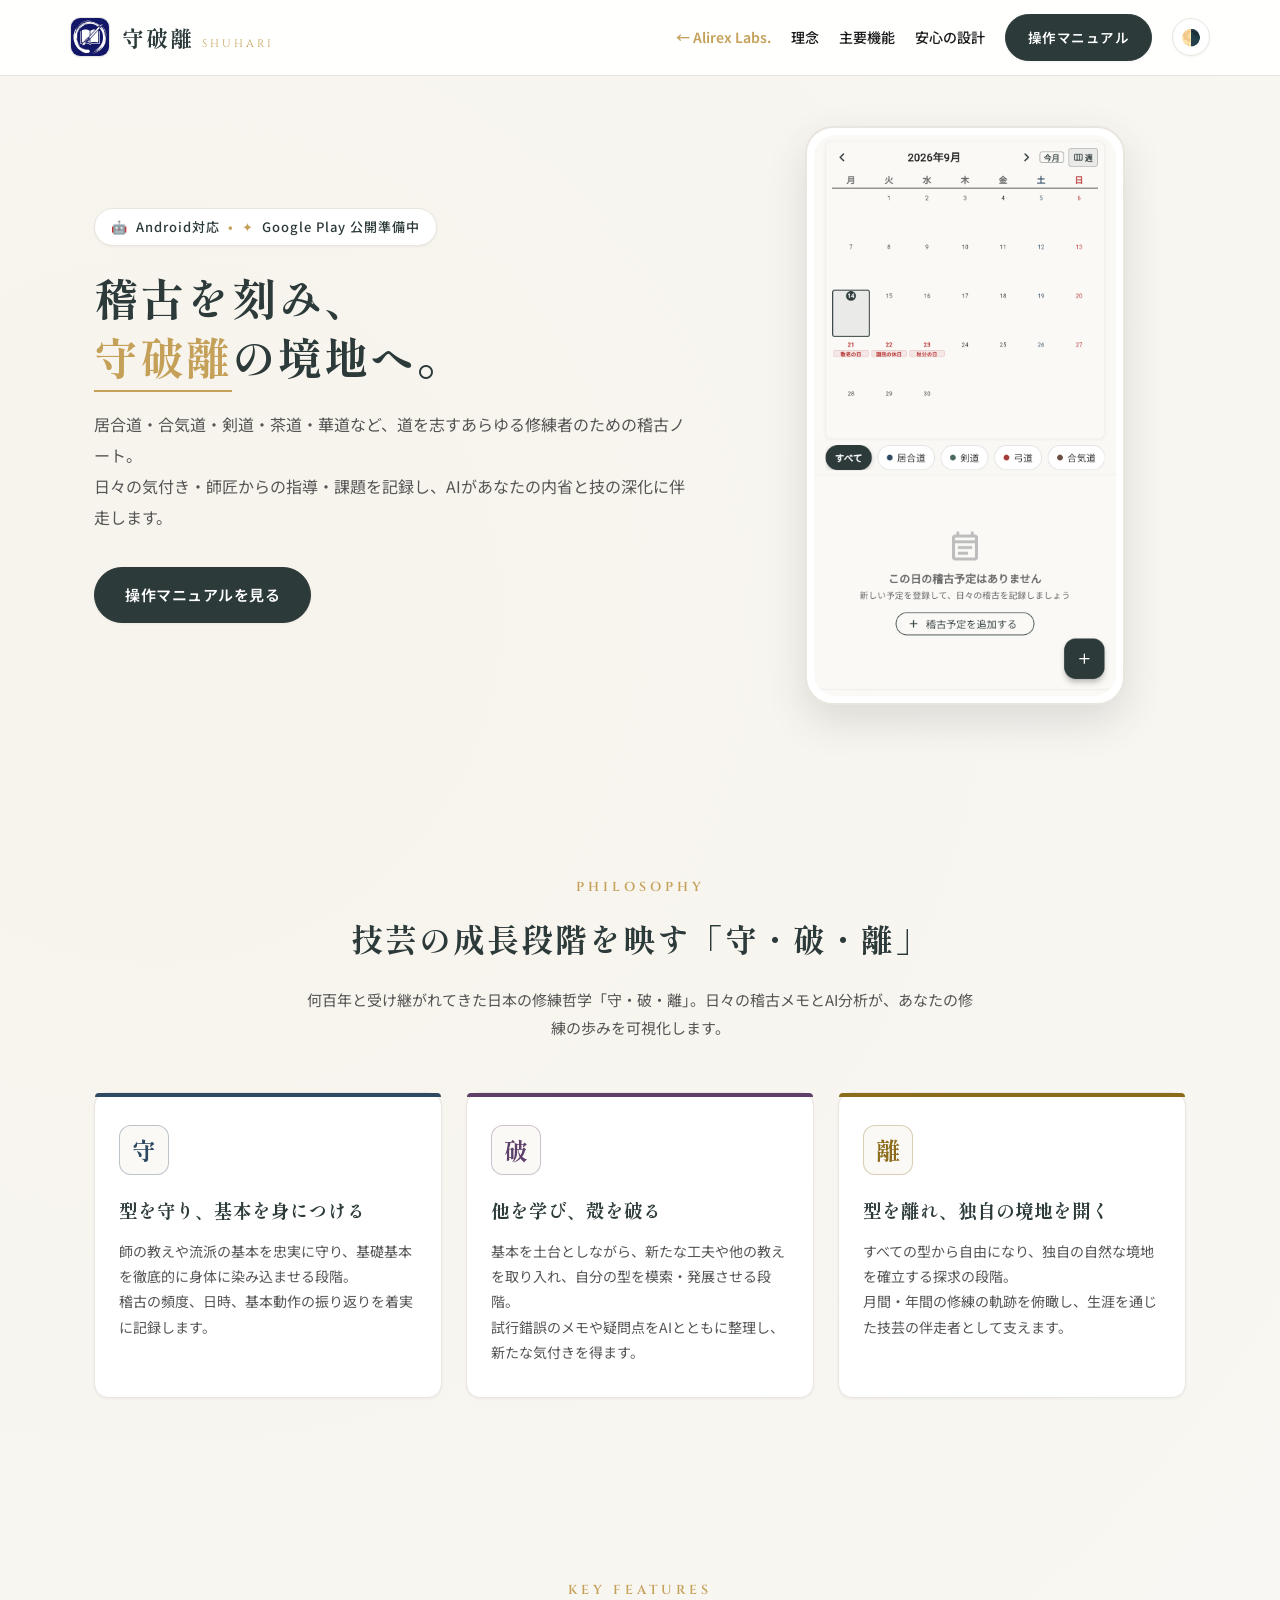
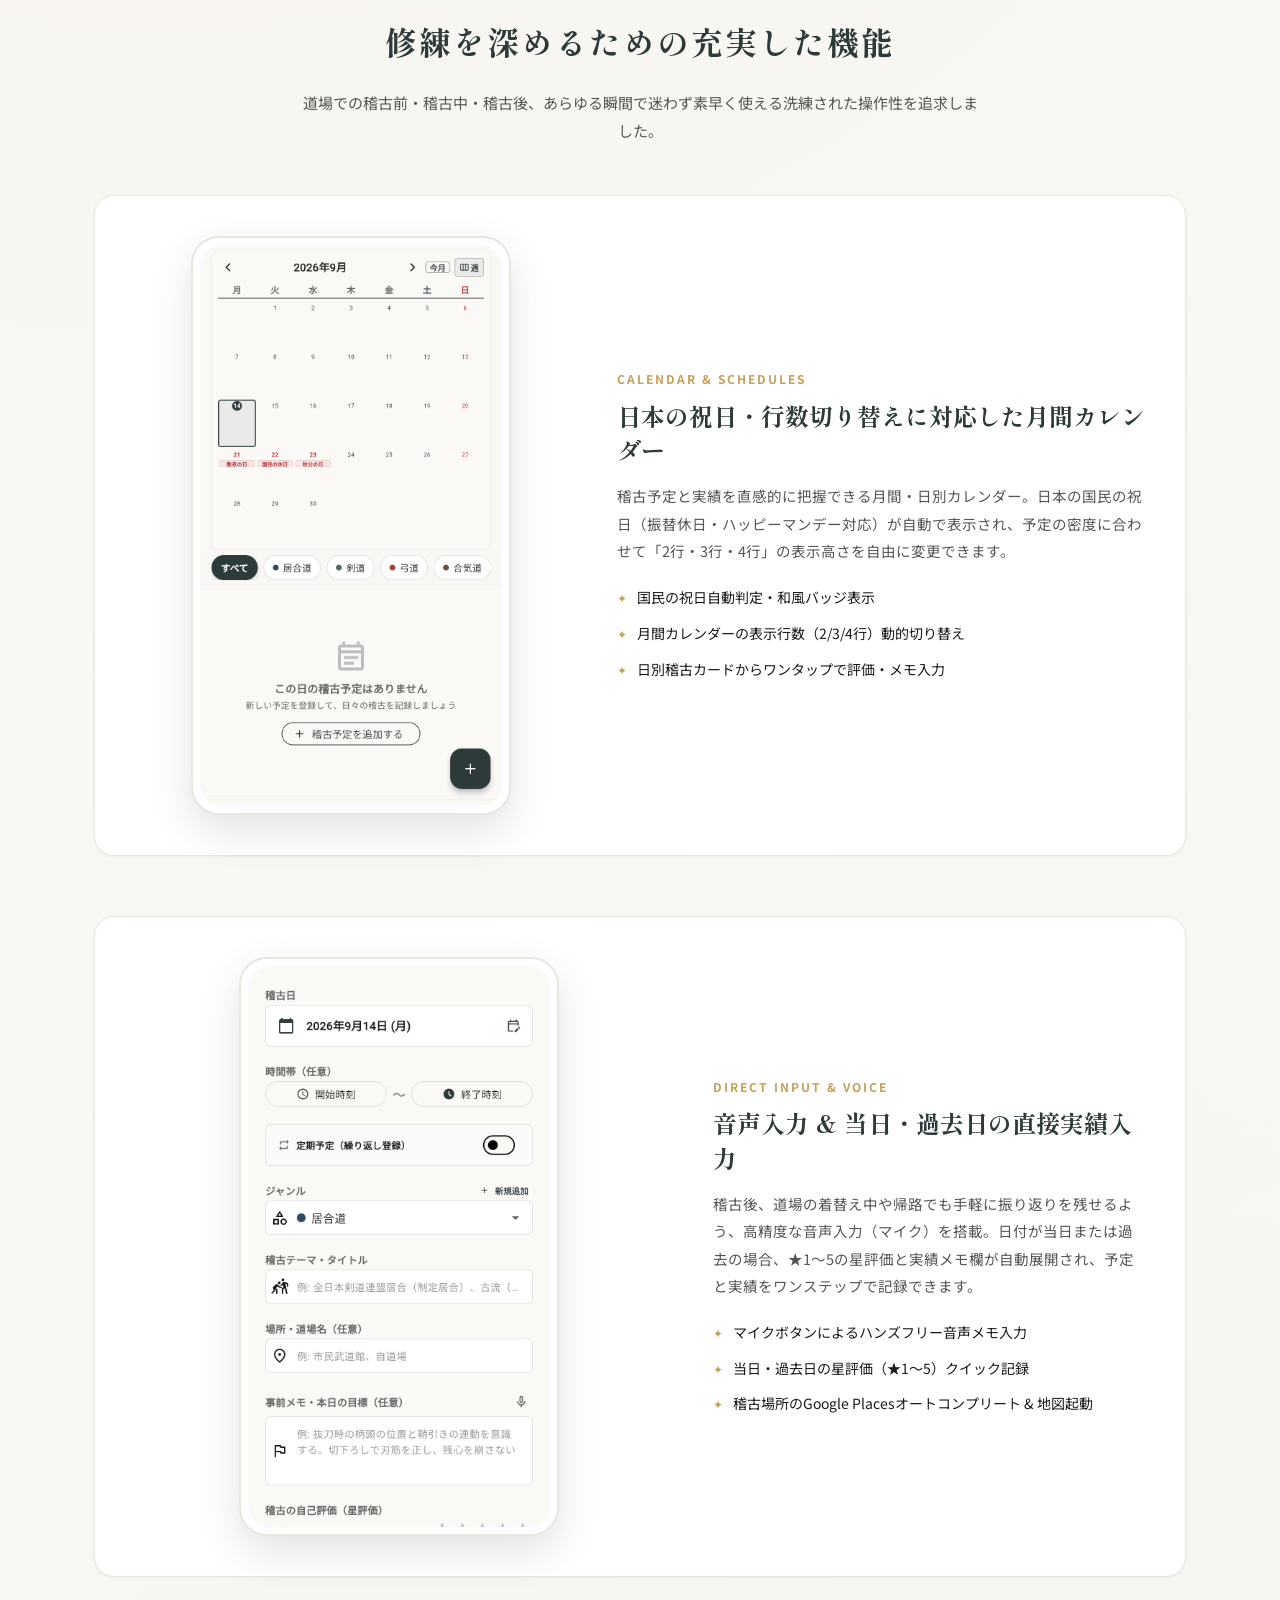
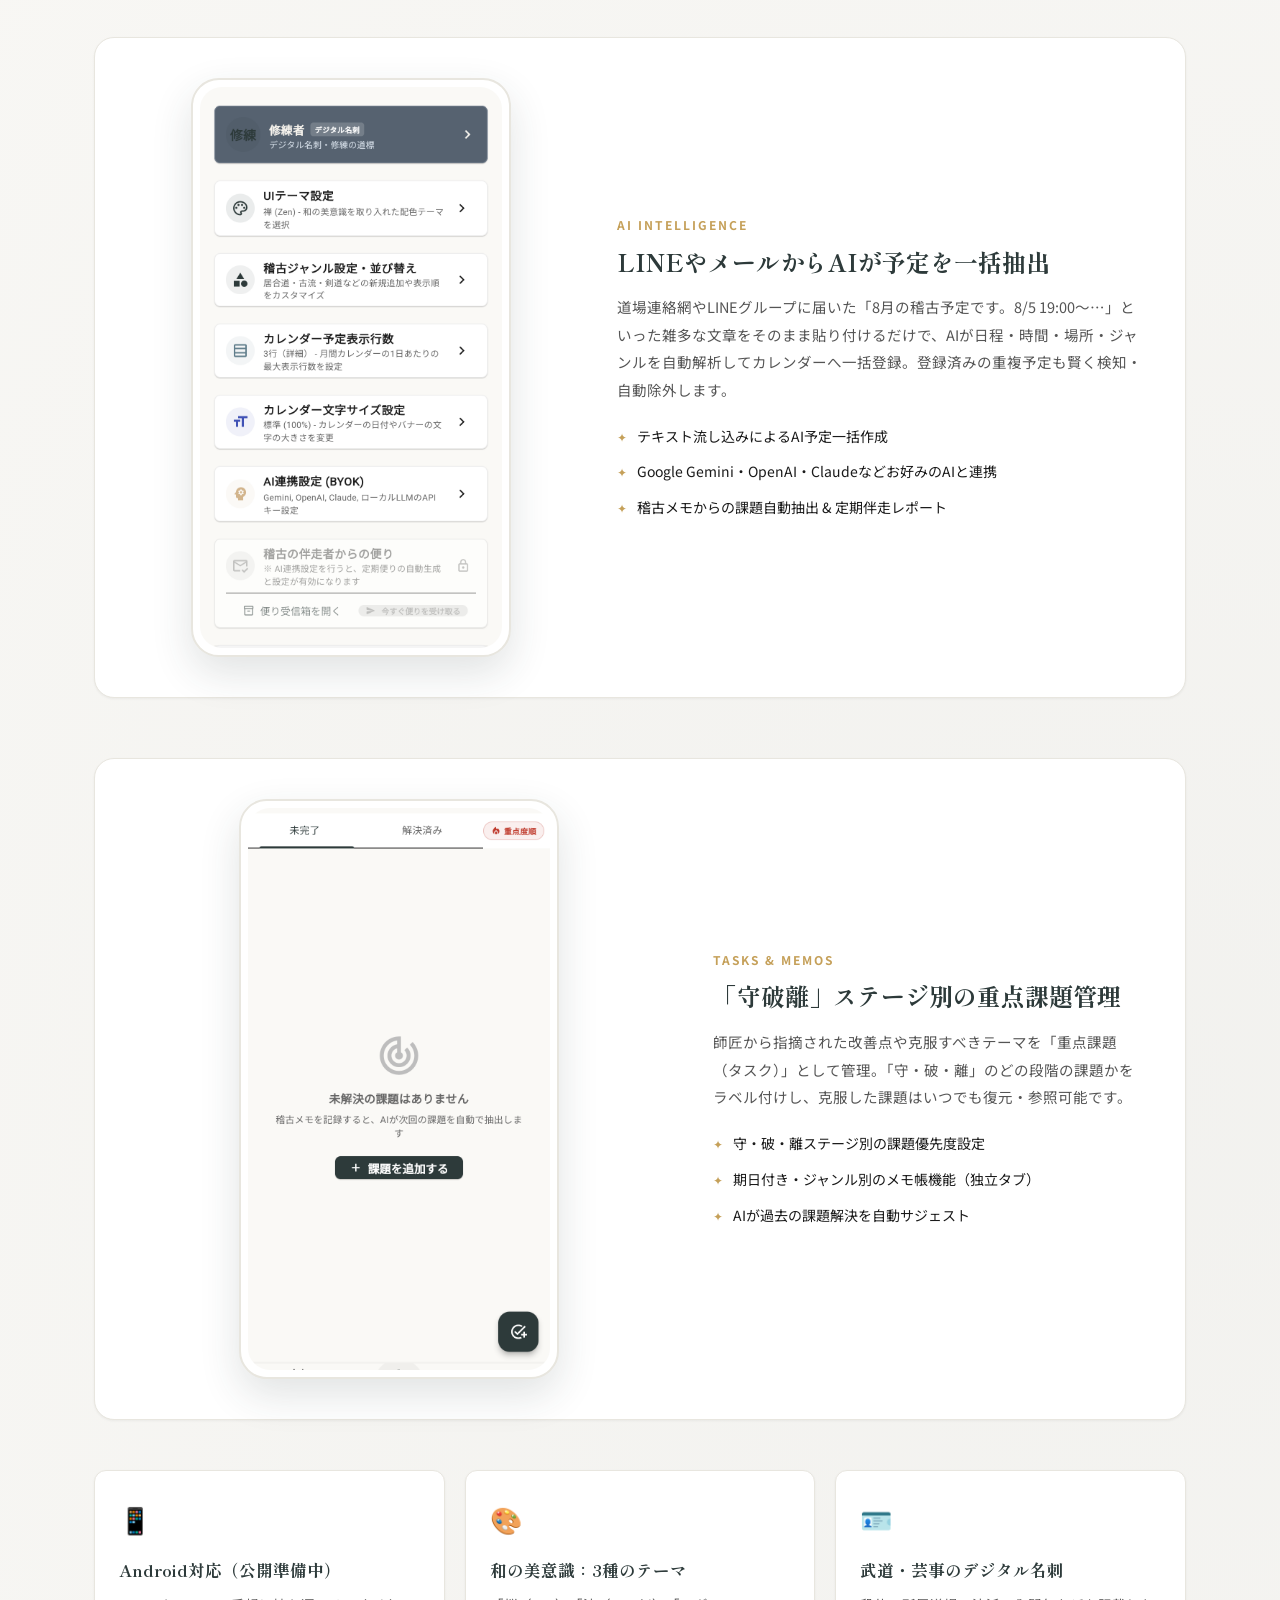
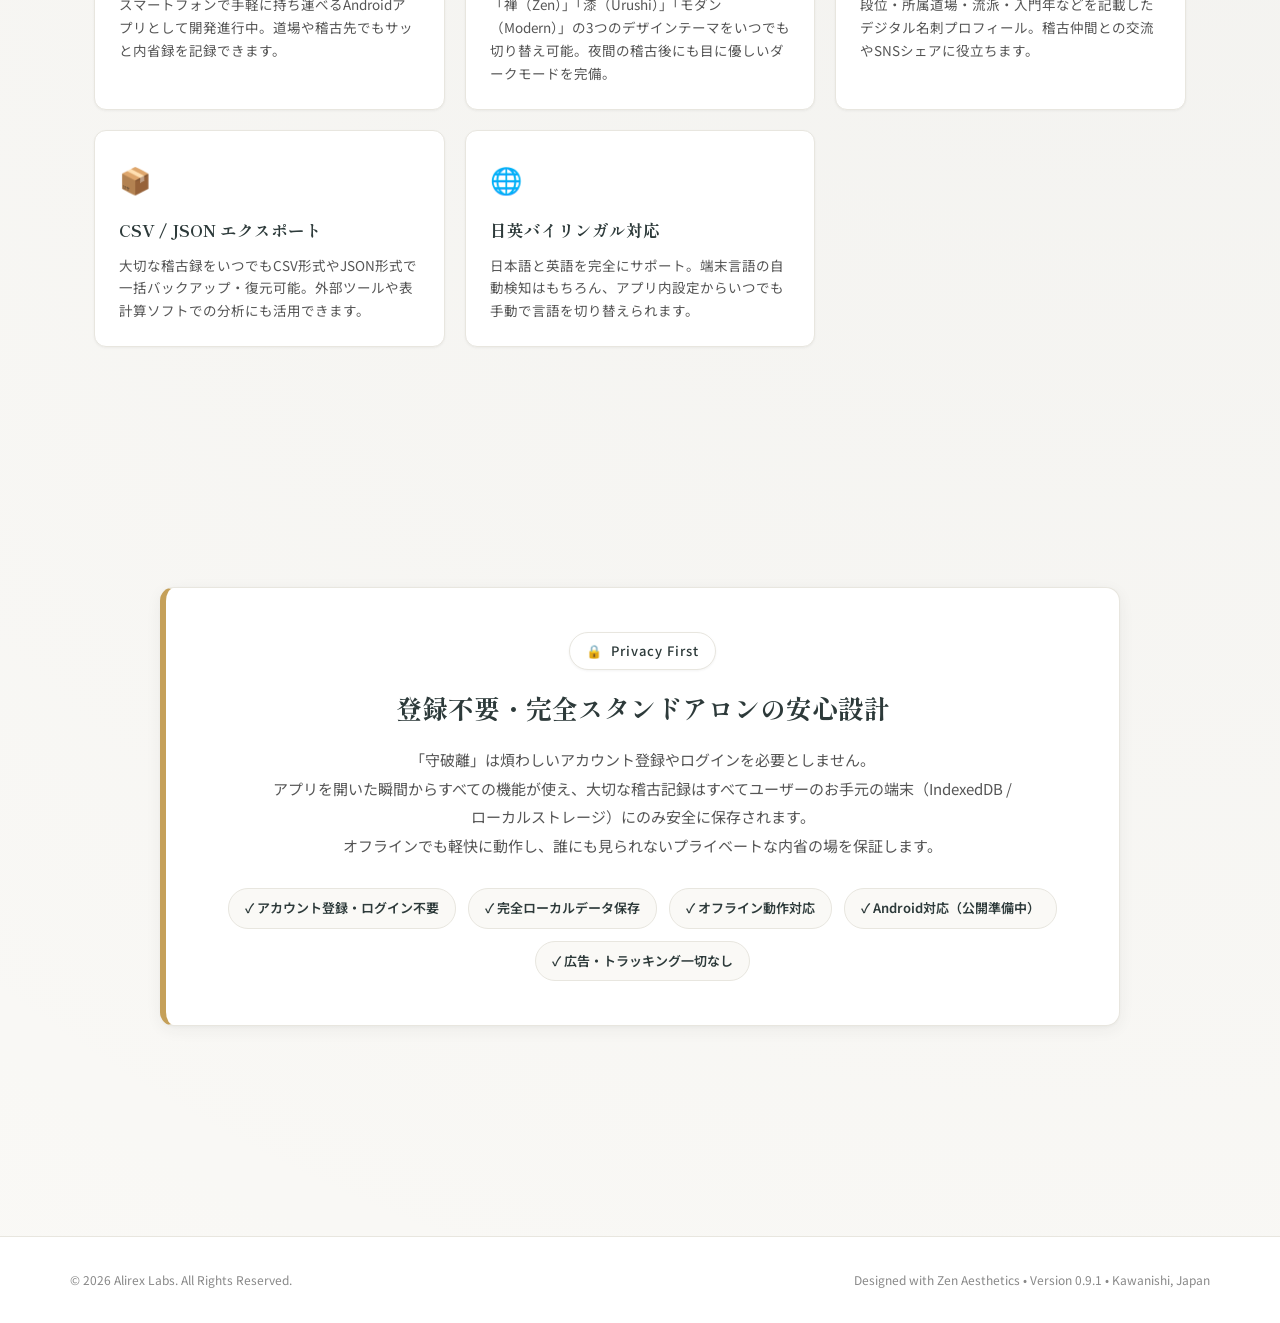
<file: index.html>
<!DOCTYPE html>
<html lang="ja">

<head>
  <meta charset="UTF-8">
  <meta name="viewport" content="width=device-width, initial-scale=1.0">
  <meta name="description"
    content="守破離 (Shuhari) - 武道・芸事・技芸の修練と探求を記録・内省する次世代稽古ノートアプリ。AIによる稽古分析・定期レポート、完全ローカルファーストの安心設計。">
  <title>守破離 (Shuhari) | 武道・芸事の修練と内省を深める稽古記録アプリ</title>
  <link rel="preconnect" href="https://fonts.googleapis.com">
  <link rel="preconnect" href="https://fonts.gstatic.com" crossorigin>
  <link
    href="https://fonts.googleapis.com/css2?family=Cinzel:wght@600;700&family=Noto+Sans+JP:wght@300;400;500;700&family=Shippori+Mincho:wght@500;700&display=swap"
    rel="stylesheet">
  <link rel="stylesheet" href="css/style.css">
</head>

<body>

  <!-- Navigation Bar -->
  <nav class="navbar">
    <div class="nav-container">
      <a href="#" class="nav-brand">
        <img src="images/app_icon.png" alt="守破離 アイコン" class="nav-logo-img">
        <div>
          <span class="nav-title">守破離</span>
          <span class="nav-sub">SHUHARI</span>
        </div>
      </a>
      <div class="nav-links">
        <a href="https://alirexlabs.github.io/" style="font-weight: 600; color: var(--color-accent); display: inline-flex; align-items: center; gap: 4px;">← Alirex Labs.</a>
        <a href="#concept">理念</a>
        <a href="#features">主要機能</a>
        <a href="#privacy">安心の設計</a>
        <a href="manual/html/index.html" class="btn-cta" target="_blank">操作マニュアル</a>
        <button id="theme-toggle" class="theme-toggle-btn" aria-label="テーマ切り替え">
          <span class="theme-icon">🌗</span>
        </button>
      </div>
    </div>
  </nav>

  <!-- Hero Section -->
  <header class="hero">
    <div class="hero-content">
      <div class="hero-badge">
        <span>🤖</span> Android対応 <span>•</span> <span>✦</span> Google Play 公開準備中
      </div>
      <h1 class="hero-title">
        稽古を刻み、<br>
        <span>守破離</span>の境地へ。
      </h1>
      <p class="hero-desc">
        居合道・合気道・剣道・茶道・華道など、道を志すあらゆる修練者のための稽古ノート。<br>
        日々の気付き・師匠からの指導・課題を記録し、AIがあなたの内省と技の深化に伴走します。
      </p>
      <div class="hero-actions">
        <a href="manual/html/index.html" class="btn-cta" target="_blank">操作マニュアルを見る</a>
      </div>
    </div>
    <div class="hero-image-wrap">
      <div class="device-mockup-wrapper">
        <div class="device-mockup">
          <div class="device-screen">
            <img src="images/01_home_screen.png" alt="守破離 ホーム画面">
          </div>
        </div>
      </div>
    </div>
  </header>

  <!-- Concept Section (守・破・離) -->
  <section id="concept" class="section">
    <div class="section-tag">Philosophy</div>
    <h2 class="section-title">技芸の成長段階を映す「守・破・離」</h2>
    <p class="section-desc">
      何百年と受け継がれてきた日本の修練哲学「守・破・離」。日々の稽古メモとAI分析が、あなたの修練の歩みを可視化します。
    </p>

    <div class="concept-grid">
      <!-- 守 -->
      <div class="concept-card card-shu">
        <div class="concept-badge">守</div>
        <h3>型を守り、基本を身につける</h3>
        <p>
          師の教えや流派の基本を忠実に守り、基礎基本を徹底的に身体に染み込ませる段階。<br>
          稽古の頻度、日時、基本動作の振り返りを着実に記録します。
        </p>
      </div>

      <!-- 破 -->
      <div class="concept-card card-ha">
        <div class="concept-badge">破</div>
        <h3>他を学び、殻を破る</h3>
        <p>
          基本を土台としながら、新たな工夫や他の教えを取り入れ、自分の型を模索・発展させる段階。<br>
          試行錯誤のメモや疑問点をAIとともに整理し、新たな気付きを得ます。
        </p>
      </div>

      <!-- 離 -->
      <div class="concept-card card-ri">
        <div class="concept-badge">離</div>
        <h3>型を離れ、独自の境地を開く</h3>
        <p>
          すべての型から自由になり、独自の自然な境地を確立する探求の段階。<br>
          月間・年間の修練の軌跡を俯瞰し、生涯を通じた技芸の伴走者として支えます。
        </p>
      </div>
    </div>
  </section>

  <!-- Features Section -->
  <section id="features" class="section">
    <div class="section-tag">Key Features</div>
    <h2 class="section-title">修練を深めるための充実した機能</h2>
    <p class="section-desc">
      道場での稽古前・稽古中・稽古後、あらゆる瞬間で迷わず素早く使える洗練された操作性を追求しました。
    </p>

    <div class="features-list">
      <!-- Feature 1: カレンダー＆予定管理 -->
      <article class="feature-item">
        <div class="feature-image-col">
          <div class="device-mockup-wrapper">
            <div class="device-mockup">
              <div class="device-screen">
                <img src="images/01_home_screen.png" alt="ホーム・月間カレンダー画面">
              </div>
            </div>
          </div>
        </div>
        <div class="feature-text-col">
          <div class="feature-category">Calendar & Schedules</div>
          <h3>日本の祝日・行数切り替えに対応した月間カレンダー</h3>
          <p>
            稽古予定と実績を直感的に把握できる月間・日別カレンダー。日本の国民の祝日（振替休日・ハッピーマンデー対応）が自動で表示され、予定の密度に合わせて「2行・3行・4行」の表示高さを自由に変更できます。
          </p>
          <ul class="feature-points">
            <li>国民の祝日自動判定・和風バッジ表示</li>
            <li>月間カレンダーの表示行数（2/3/4行）動的切り替え</li>
            <li>日別稽古カードからワンタップで評価・メモ入力</li>
          </ul>
        </div>
      </article>

      <!-- Feature 2: 稽古予定・実績の作成 -->
      <article class="feature-item">
        <div class="feature-image-col">
          <div class="device-mockup-wrapper">
            <div class="device-mockup">
              <div class="device-screen">
                <img src="images/02_schedule_create_screen.png" alt="予定・実績作成画面">
              </div>
            </div>
          </div>
        </div>
        <div class="feature-text-col">
          <div class="feature-category">Direct Input & Voice</div>
          <h3>音声入力 & 当日・過去日の直接実績入力</h3>
          <p>
            稽古後、道場の着替え中や帰路でも手軽に振り返りを残せるよう、高精度な音声入力（マイク）を搭載。日付が当日または過去の場合、★1〜5の星評価と実績メモ欄が自動展開され、予定と実績をワンステップで記録できます。
          </p>
          <ul class="feature-points">
            <li>マイクボタンによるハンズフリー音声メモ入力</li>
            <li>当日・過去日の星評価（★1〜5）クイック記録</li>
            <li>稽古場所のGoogle Placesオートコンプリート & 地図起動</li>
          </ul>
        </div>
      </article>

      <!-- Feature 3: AI一括予定作成 & AI分析 -->
      <article class="feature-item">
        <div class="feature-image-col">
          <div class="device-mockup-wrapper">
            <div class="device-mockup">
              <div class="device-screen">
                <img src="images/05_settings_screen.png" alt="設定・AI設定画面">
              </div>
            </div>
          </div>
        </div>
        <div class="feature-text-col">
          <div class="feature-category">AI Intelligence</div>
          <h3>LINEやメールからAIが予定を一括抽出</h3>
          <p>
            道場連絡網やLINEグループに届いた「8月の稽古予定です。8/5
            19:00〜…」といった雑多な文章をそのまま貼り付けるだけで、AIが日程・時間・場所・ジャンルを自動解析してカレンダーへ一括登録。登録済みの重複予定も賢く検知・自動除外します。
          </p>
          <ul class="feature-points">
            <li>テキスト流し込みによるAI予定一括作成</li>
            <li>Google Gemini・OpenAI・Claudeなどお好みのAIと連携</li>
            <li>稽古メモからの課題自動抽出 & 定期伴走レポート</li>
          </ul>
        </div>
      </article>

      <!-- Feature 4: 重点課題・備忘メモ -->
      <article class="feature-item">
        <div class="feature-image-col">
          <div class="device-mockup-wrapper">
            <div class="device-mockup">
              <div class="device-screen">
                <img src="images/03_task_list_screen.png" alt="重点課題画面">
              </div>
            </div>
          </div>
        </div>
        <div class="feature-text-col">
          <div class="feature-category">Tasks & Memos</div>
          <h3>「守破離」ステージ別の重点課題管理</h3>
          <p>
            師匠から指摘された改善点や克服すべきテーマを「重点課題（タスク）」として管理。「守・破・離」のどの段階の課題かをラベル付けし、克服した課題はいつでも復元・参照可能です。
          </p>
          <ul class="feature-points">
            <li>守・破・離ステージ別の課題優先度設定</li>
            <li>期日付き・ジャンル別のメモ帳機能（独立タブ）</li>
            <li>AIが過去の課題解決を自動サジェスト</li>
          </ul>
        </div>
      </article>
    </div>

    <!-- Sub Features Grid -->
    <div class="sub-grid">
      <div class="sub-card">
        <div class="sub-icon">📱</div>
        <h4>Android対応（公開準備中）</h4>
        <p>スマートフォンで手軽に持ち運べるAndroidアプリとして開発進行中。道場や稽古先でもサッと内省録を記録できます。</p>
      </div>
      <div class="sub-card">
        <div class="sub-icon">🎨</div>
        <h4>和の美意識：3種のテーマ</h4>
        <p>「禅（Zen）」「漆（Urushi）」「モダン（Modern）」の3つのデザインテーマをいつでも切り替え可能。夜間の稽古後にも目に優しいダークモードを完備。</p>
      </div>
      <div class="sub-card">
        <div class="sub-icon">🪪</div>
        <h4>武道・芸事のデジタル名刺</h4>
        <p>段位・所属道場・流派・入門年などを記載したデジタル名刺プロフィール。稽古仲間との交流やSNSシェアに役立ちます。</p>
      </div>
      <div class="sub-card">
        <div class="sub-icon">📦</div>
        <h4>CSV / JSON エクスポート</h4>
        <p>大切な稽古録をいつでもCSV形式やJSON形式で一括バックアップ・復元可能。外部ツールや表計算ソフトでの分析にも活用できます。</p>
      </div>
      <div class="sub-card">
        <div class="sub-icon">🌐</div>
        <h4>日英バイリンガル対応</h4>
        <p>日本語と英語を完全にサポート。端末言語の自動検知はもちろん、アプリ内設定からいつでも手動で言語を切り替えられます。</p>
      </div>
    </div>
  </section>

  <!-- Privacy & Standalone Section -->
  <section id="privacy" class="section">
    <div class="privacy-box">
      <div class="hero-badge" style="margin-bottom: 14px;">
        <span>🔒</span> Privacy First
      </div>
      <h3>登録不要・完全スタンドアロンの安心設計</h3>
      <p>
        「守破離」は煩わしいアカウント登録やログインを必要としません。<br>
        アプリを開いた瞬間からすべての機能が使え、大切な稽古記録はすべてユーザーのお手元の端末（IndexedDB / ローカルストレージ）にのみ安全に保存されます。<br>
        オフラインでも軽快に動作し、誰にも見られないプライベートな内省の場を保証します。
      </p>
      <div class="privacy-tags">
        <span class="tag-item">✓ アカウント登録・ログイン不要</span>
        <span class="tag-item">✓ 完全ローカルデータ保存</span>
        <span class="tag-item">✓ オフライン動作対応</span>
        <span class="tag-item">✓ Android対応（公開準備中）</span>
        <span class="tag-item">✓ 広告・トラッキング一切なし</span>
      </div>
    </div>
  </section>

  <!-- Footer -->
  <footer class="footer">
    <div class="footer-bottom">
      <div>&copy; 2026 Alirex Labs. All Rights Reserved.</div>
      <div>Designed with Zen Aesthetics • Version 0.9.1 • Kawanishi, Japan</div>
    </div>
  </footer>

  <script src="js/main.js"></script>
</body>
</html>
</file>
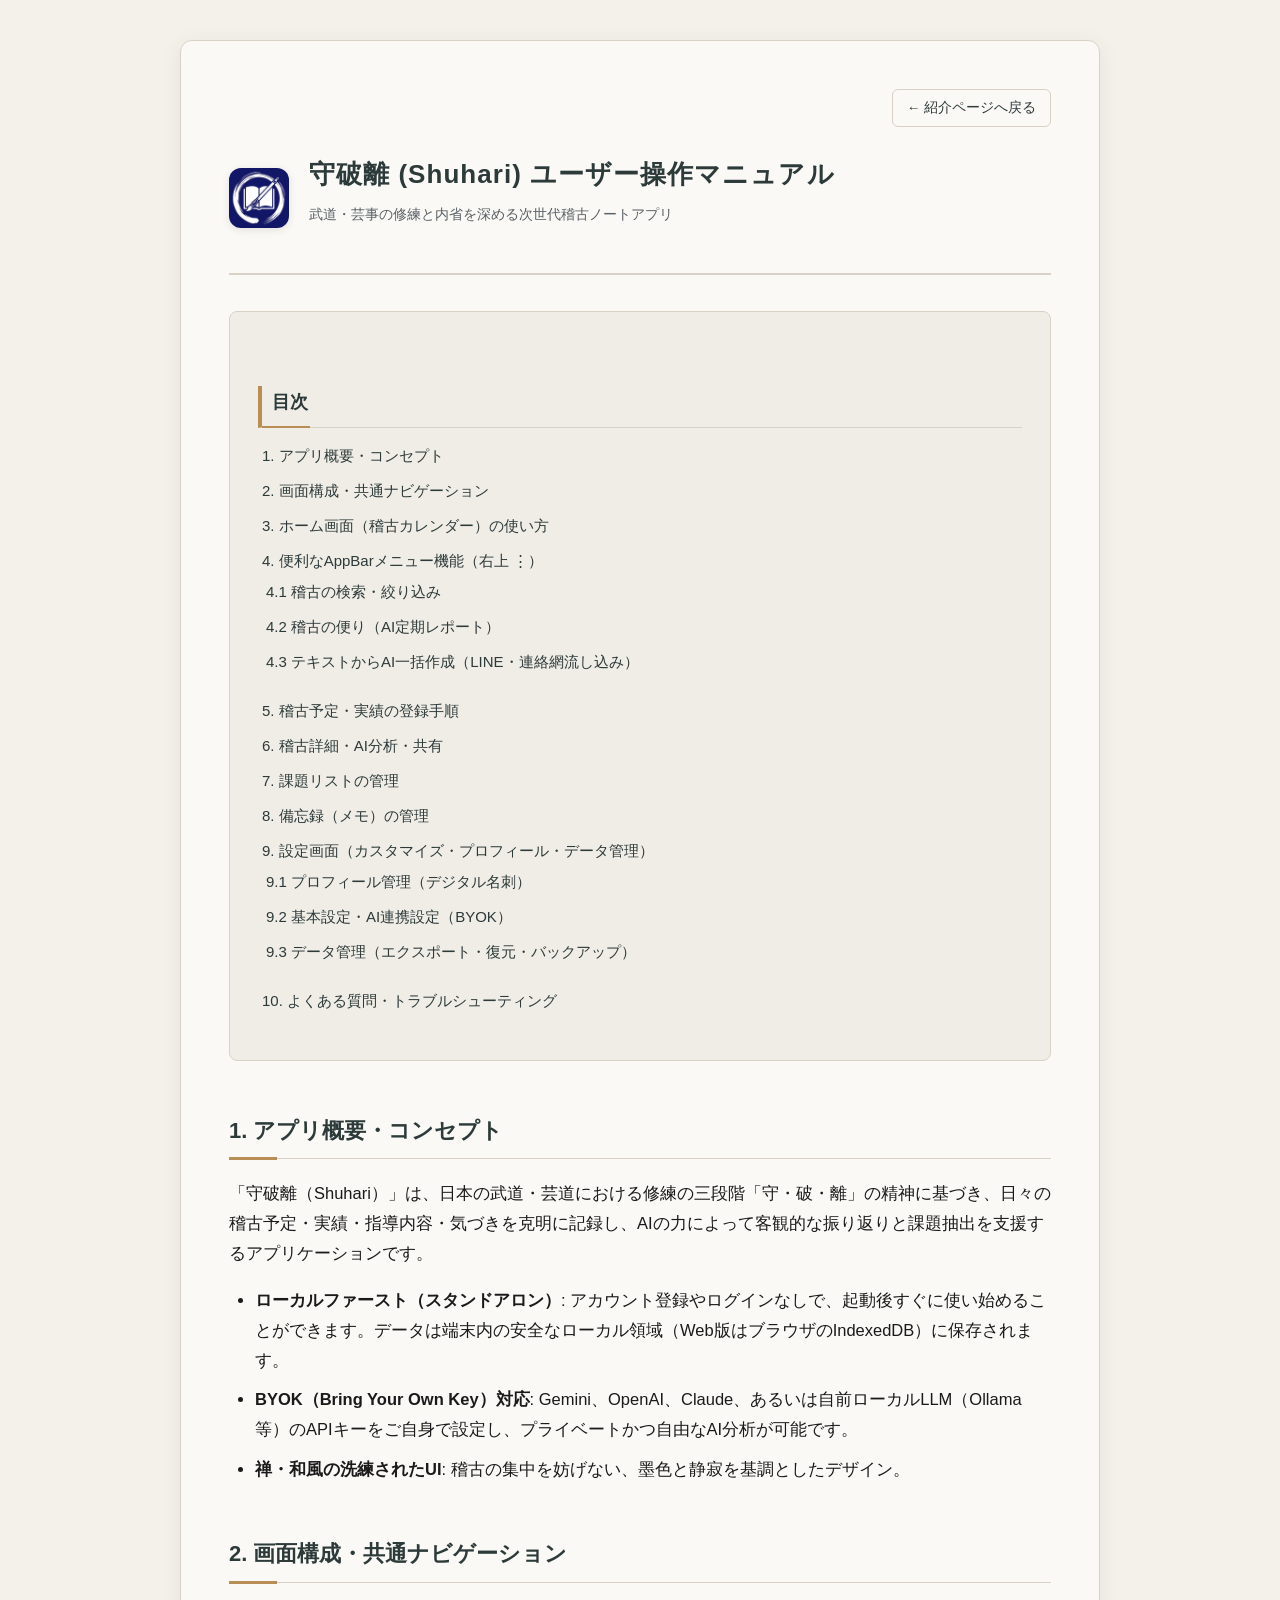
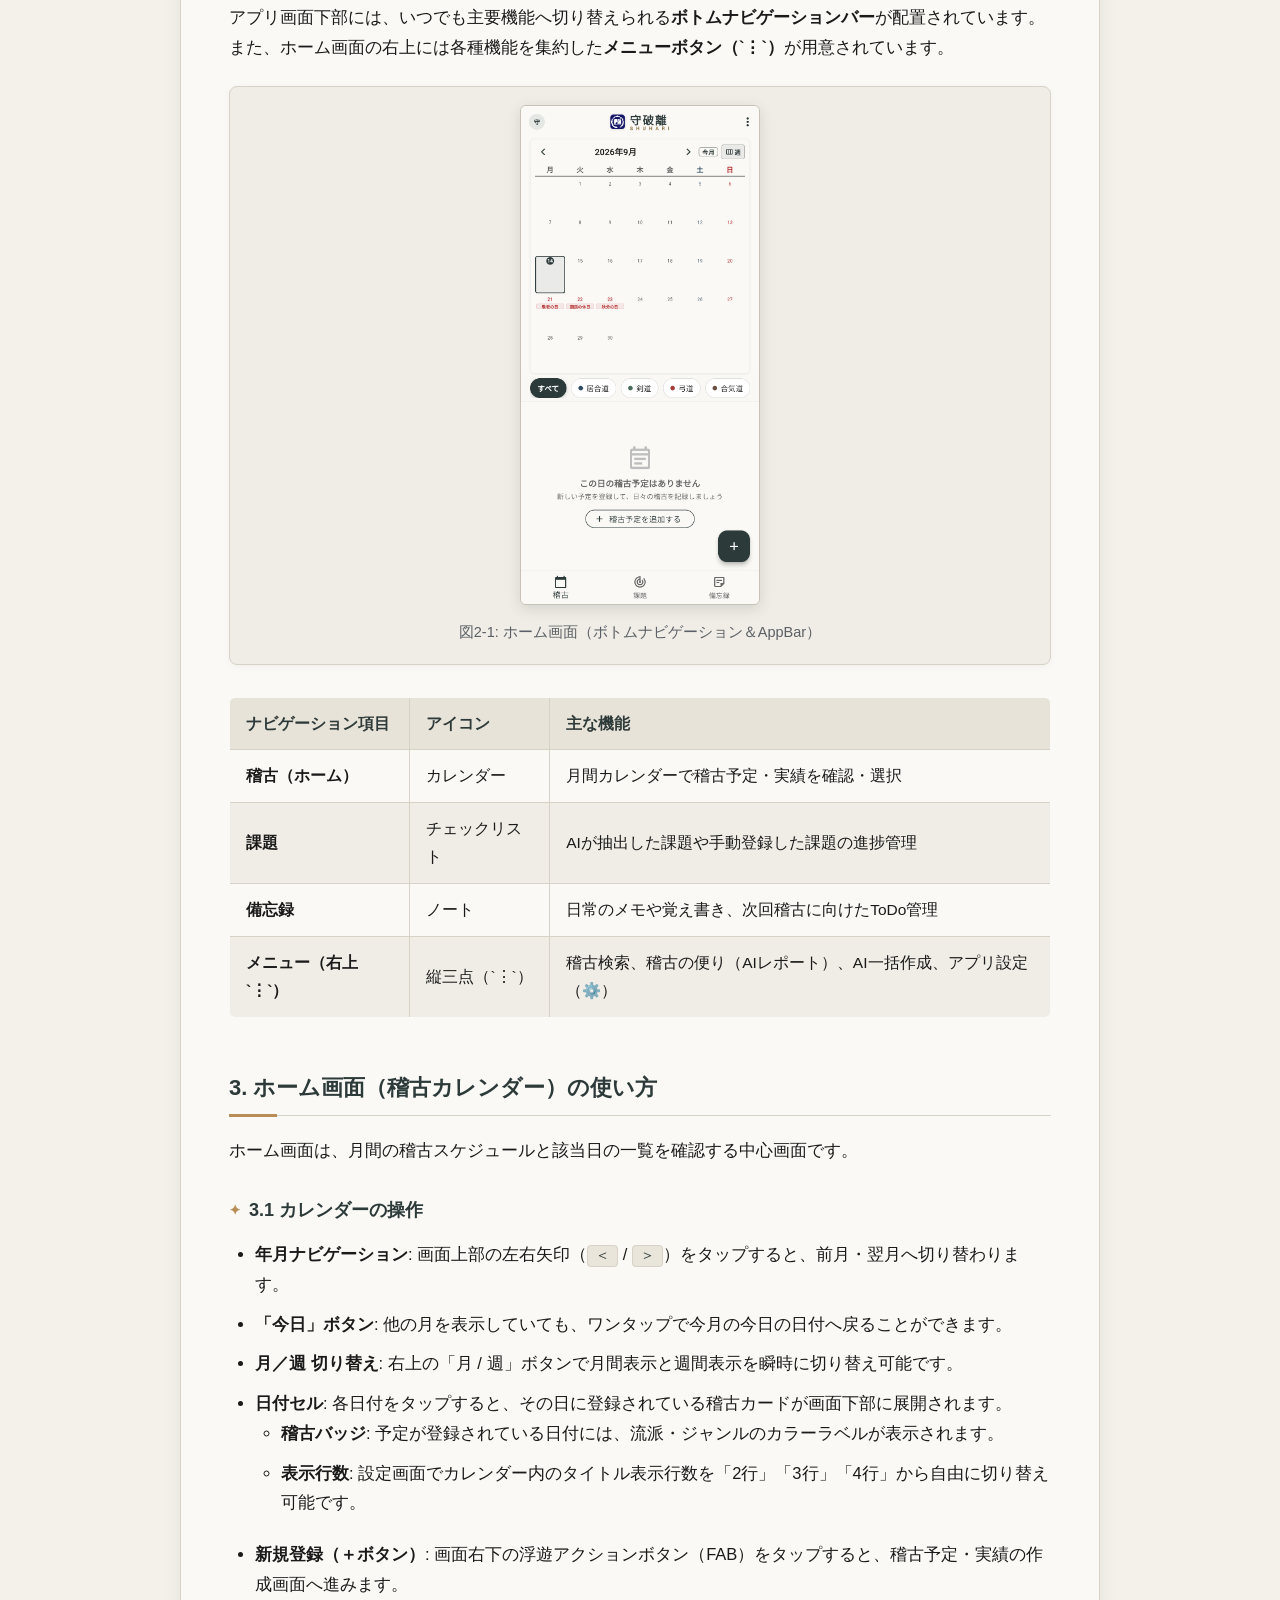
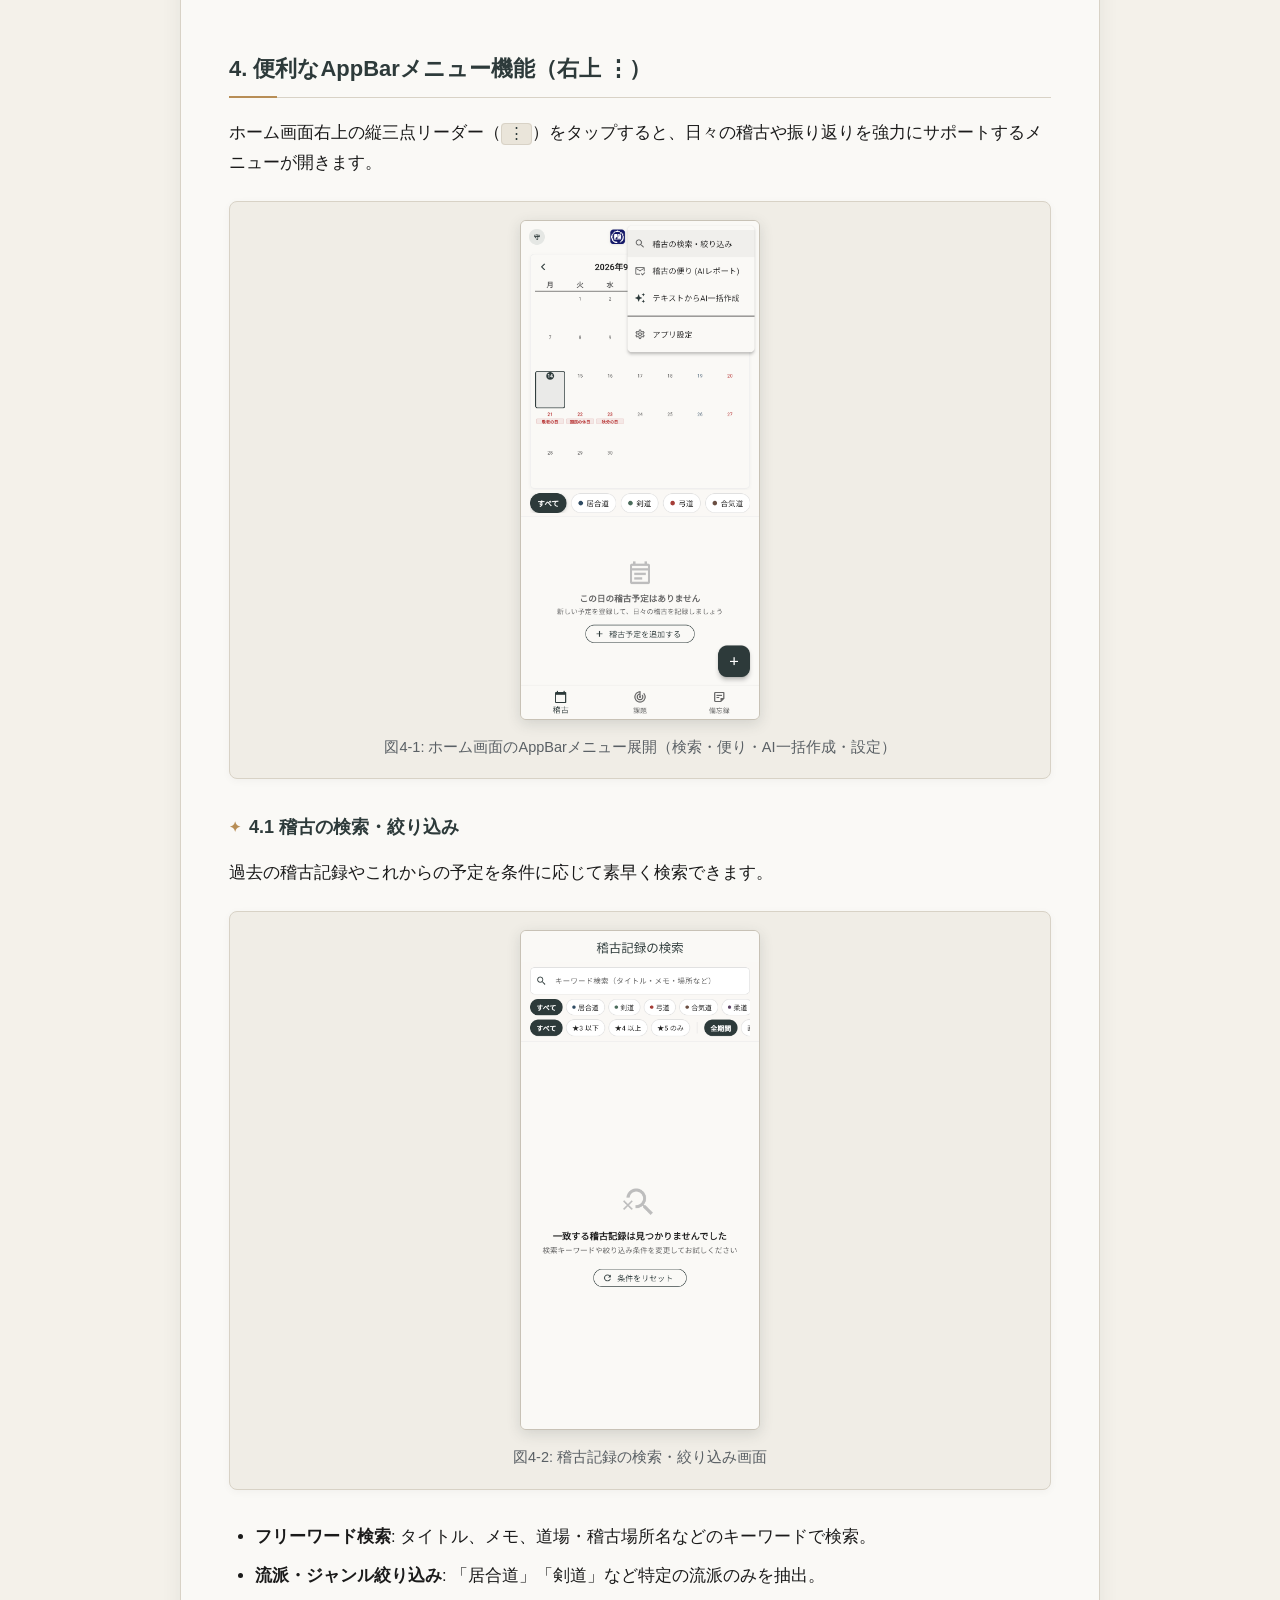
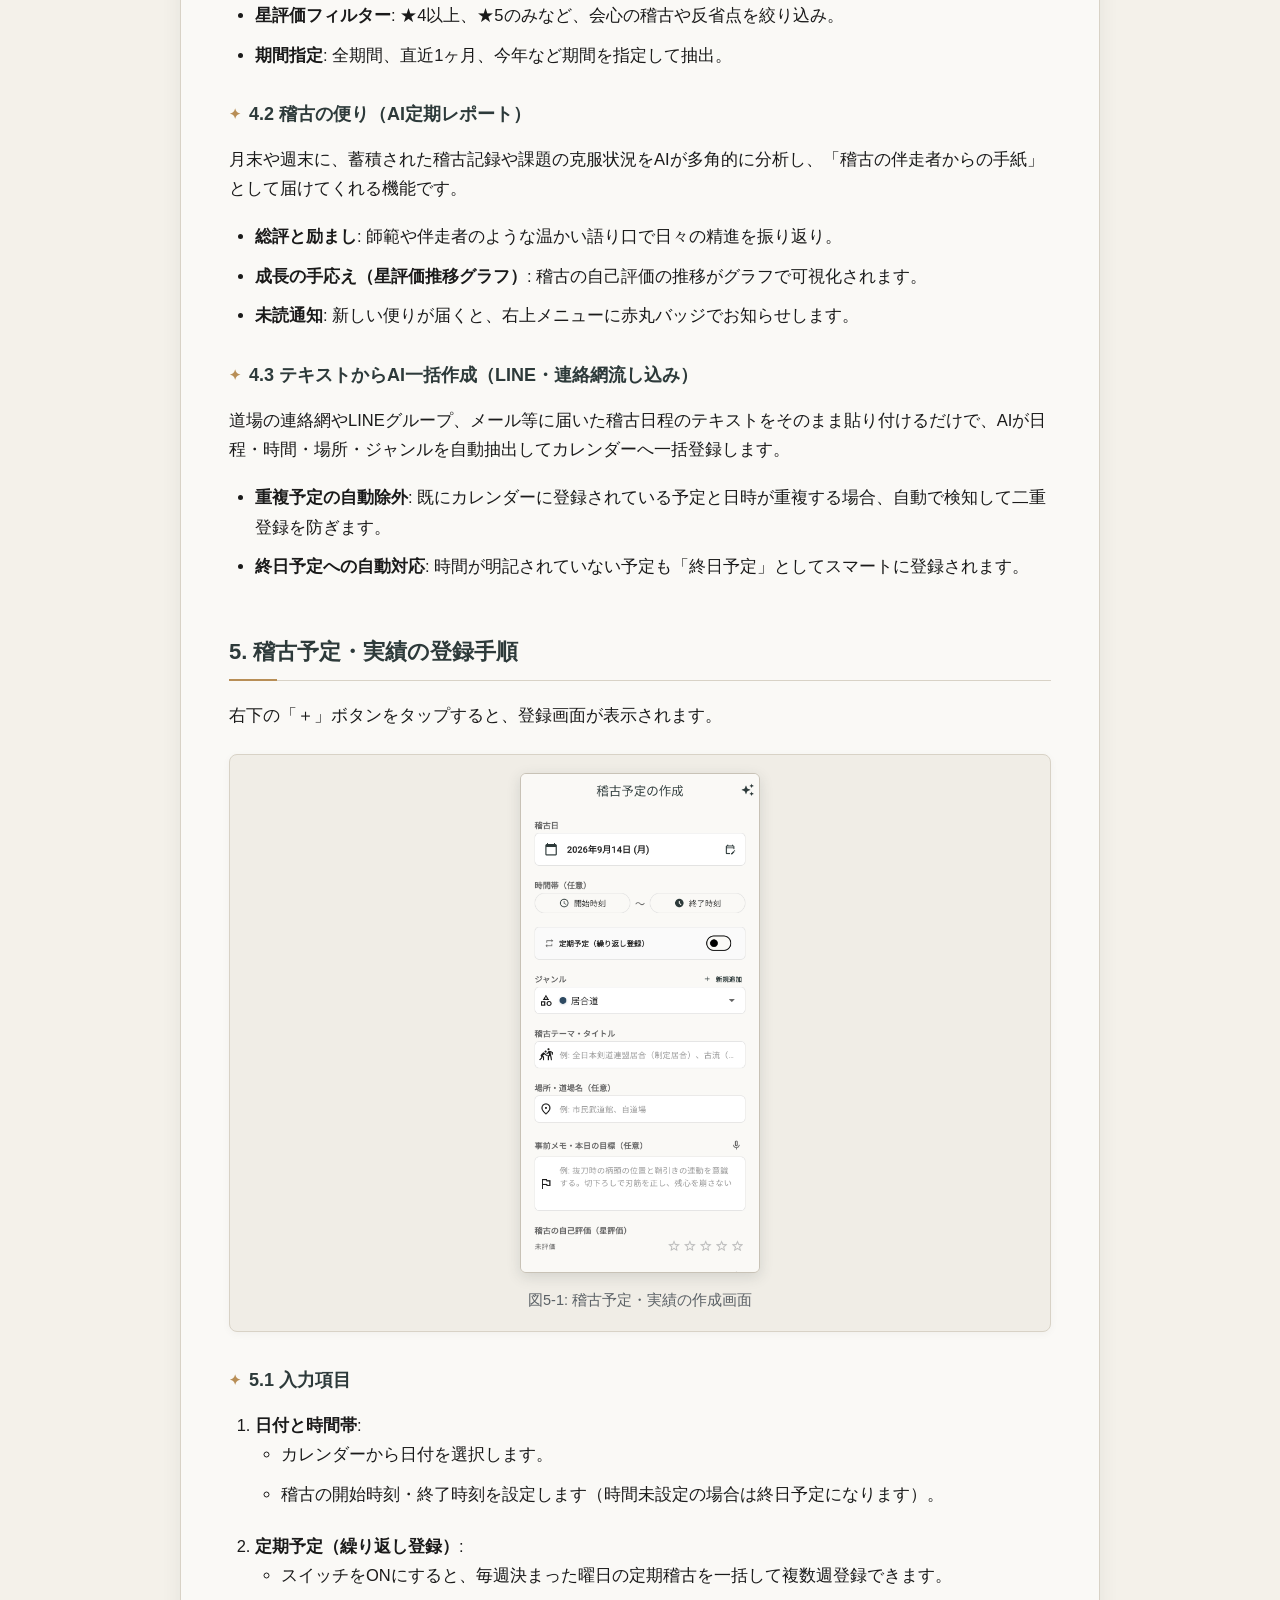
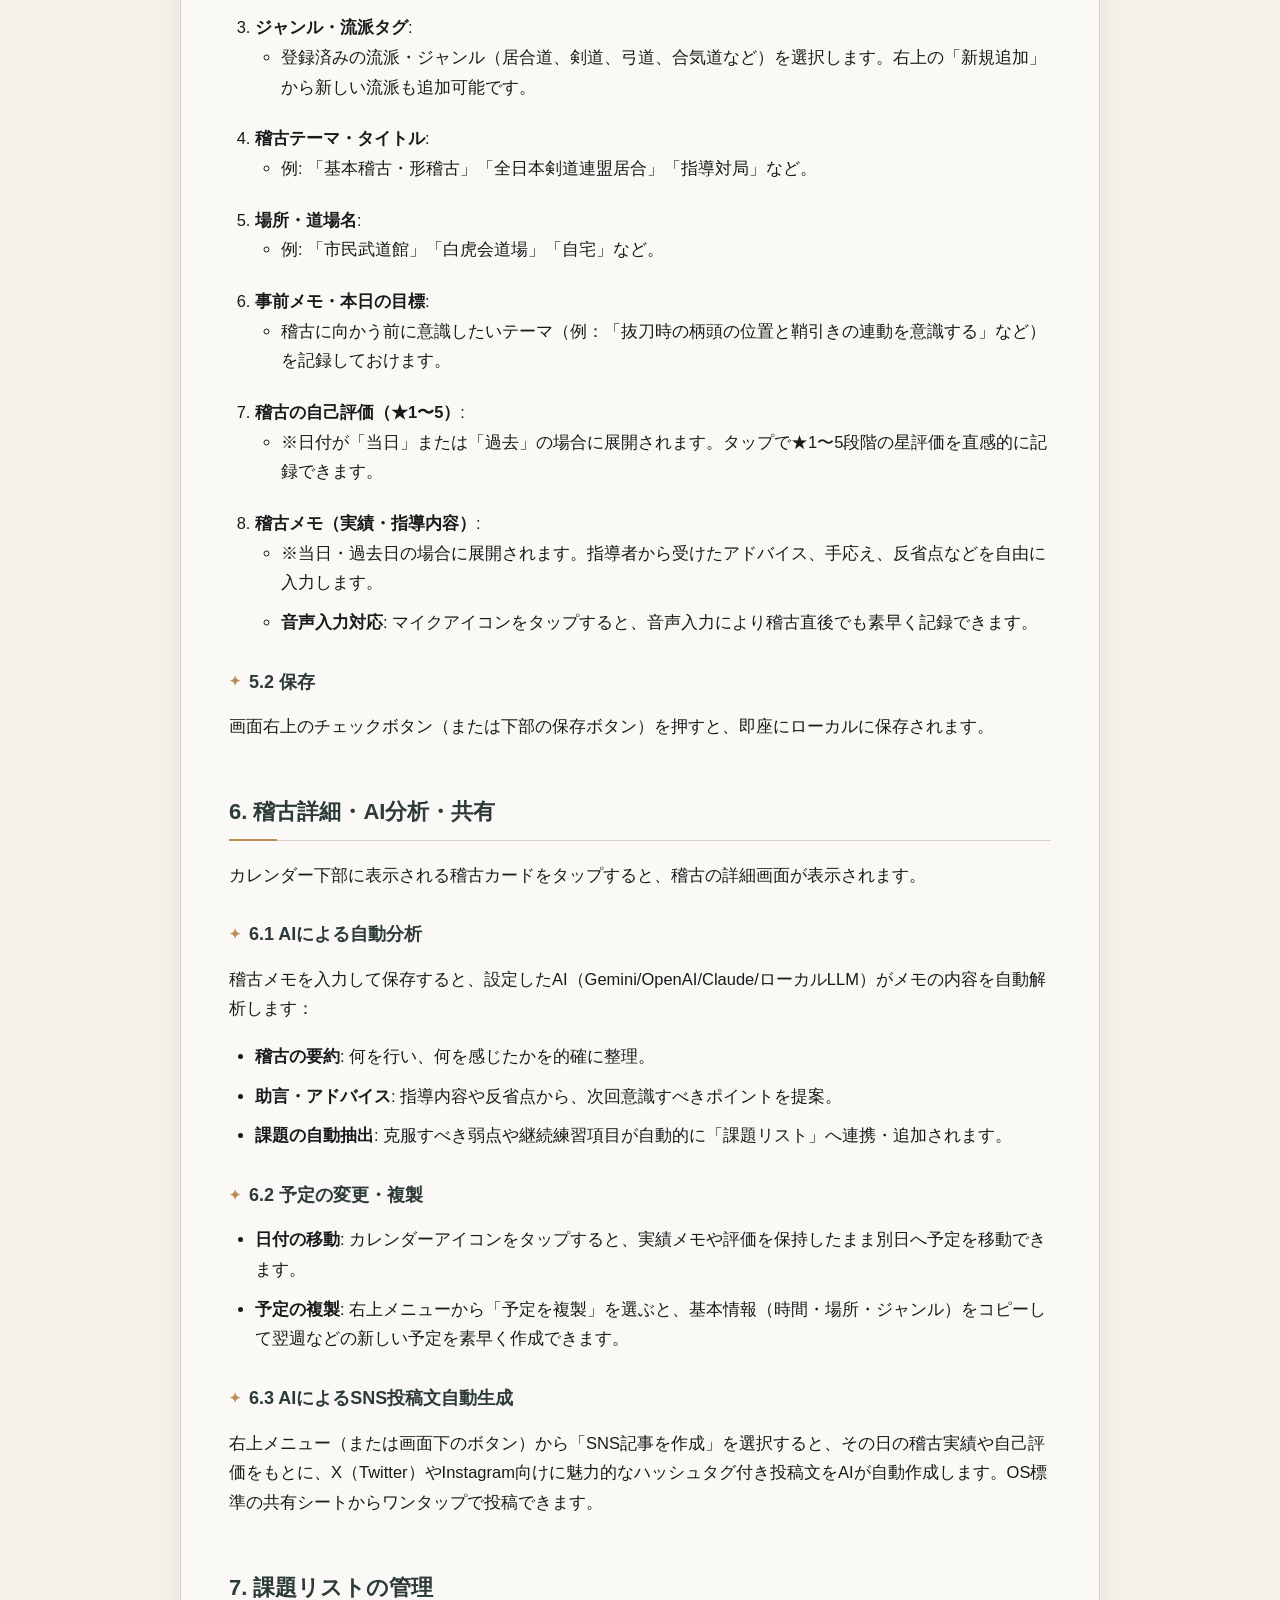
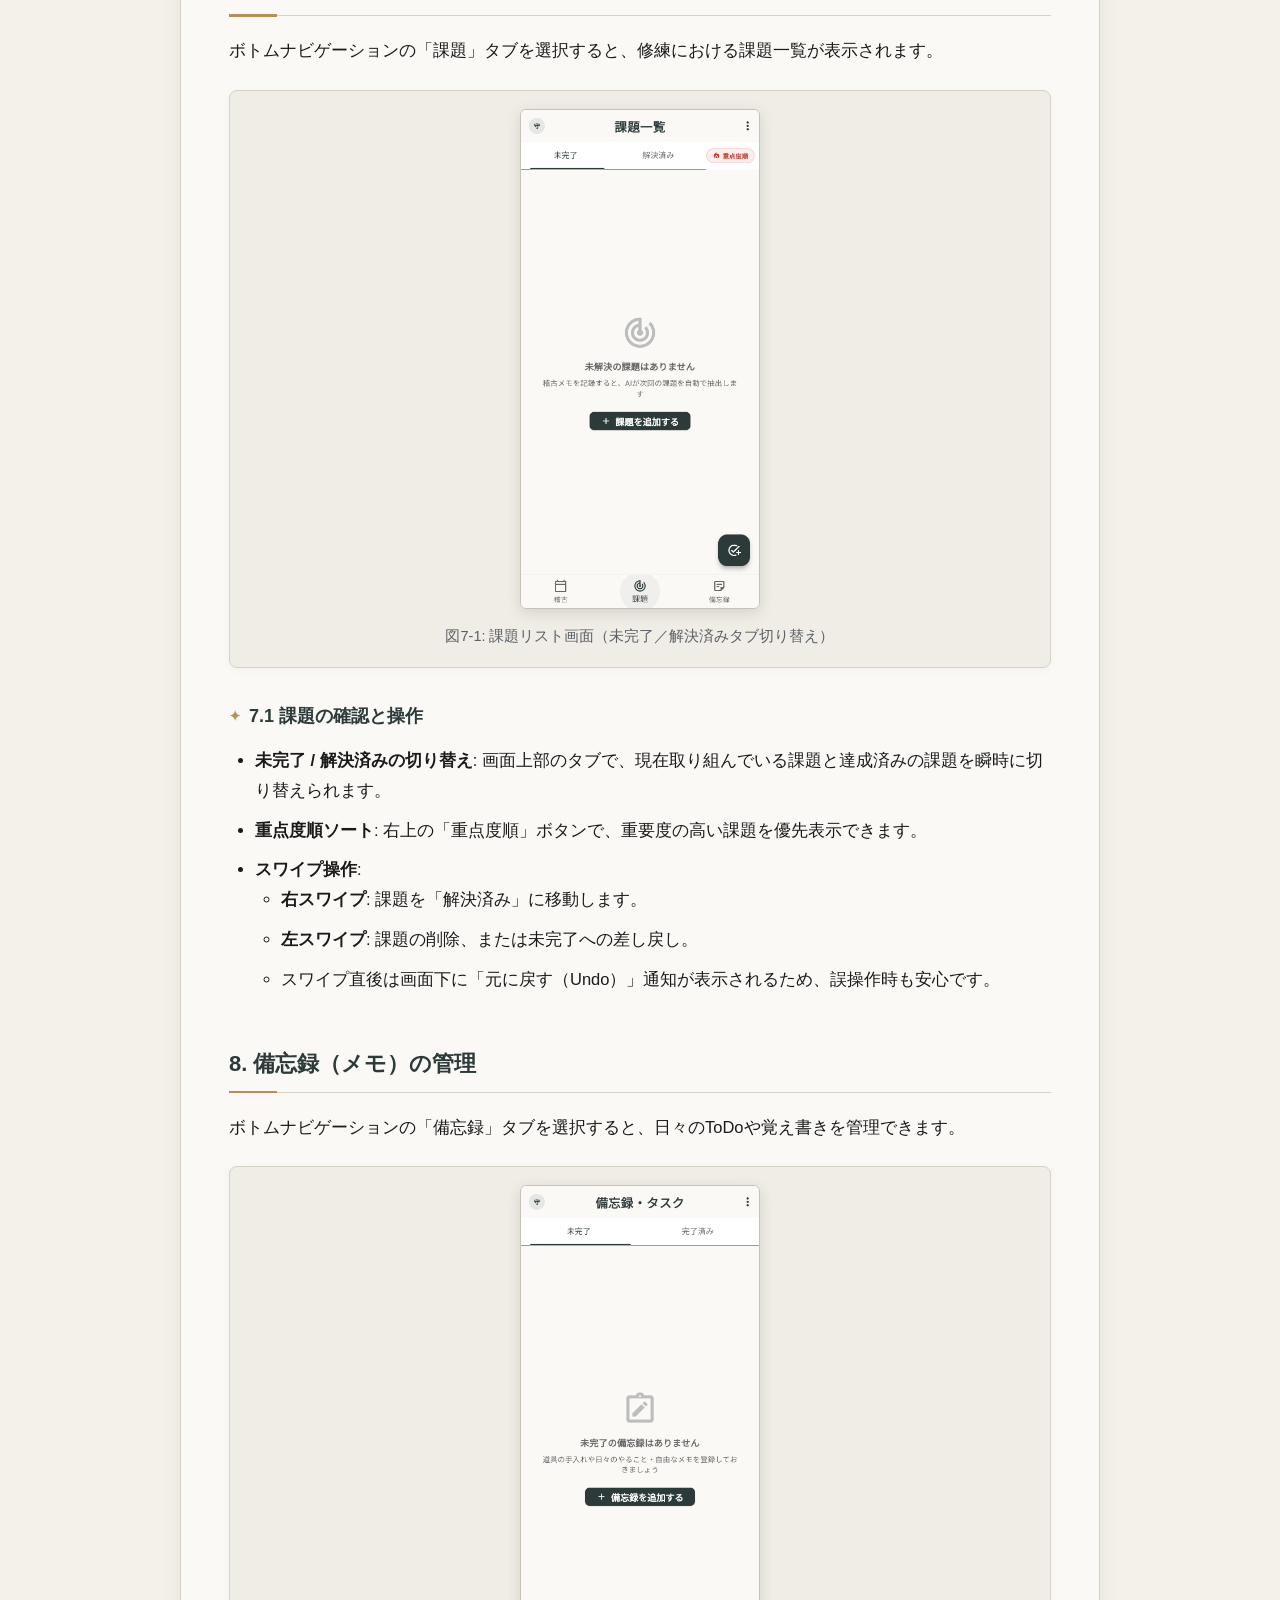
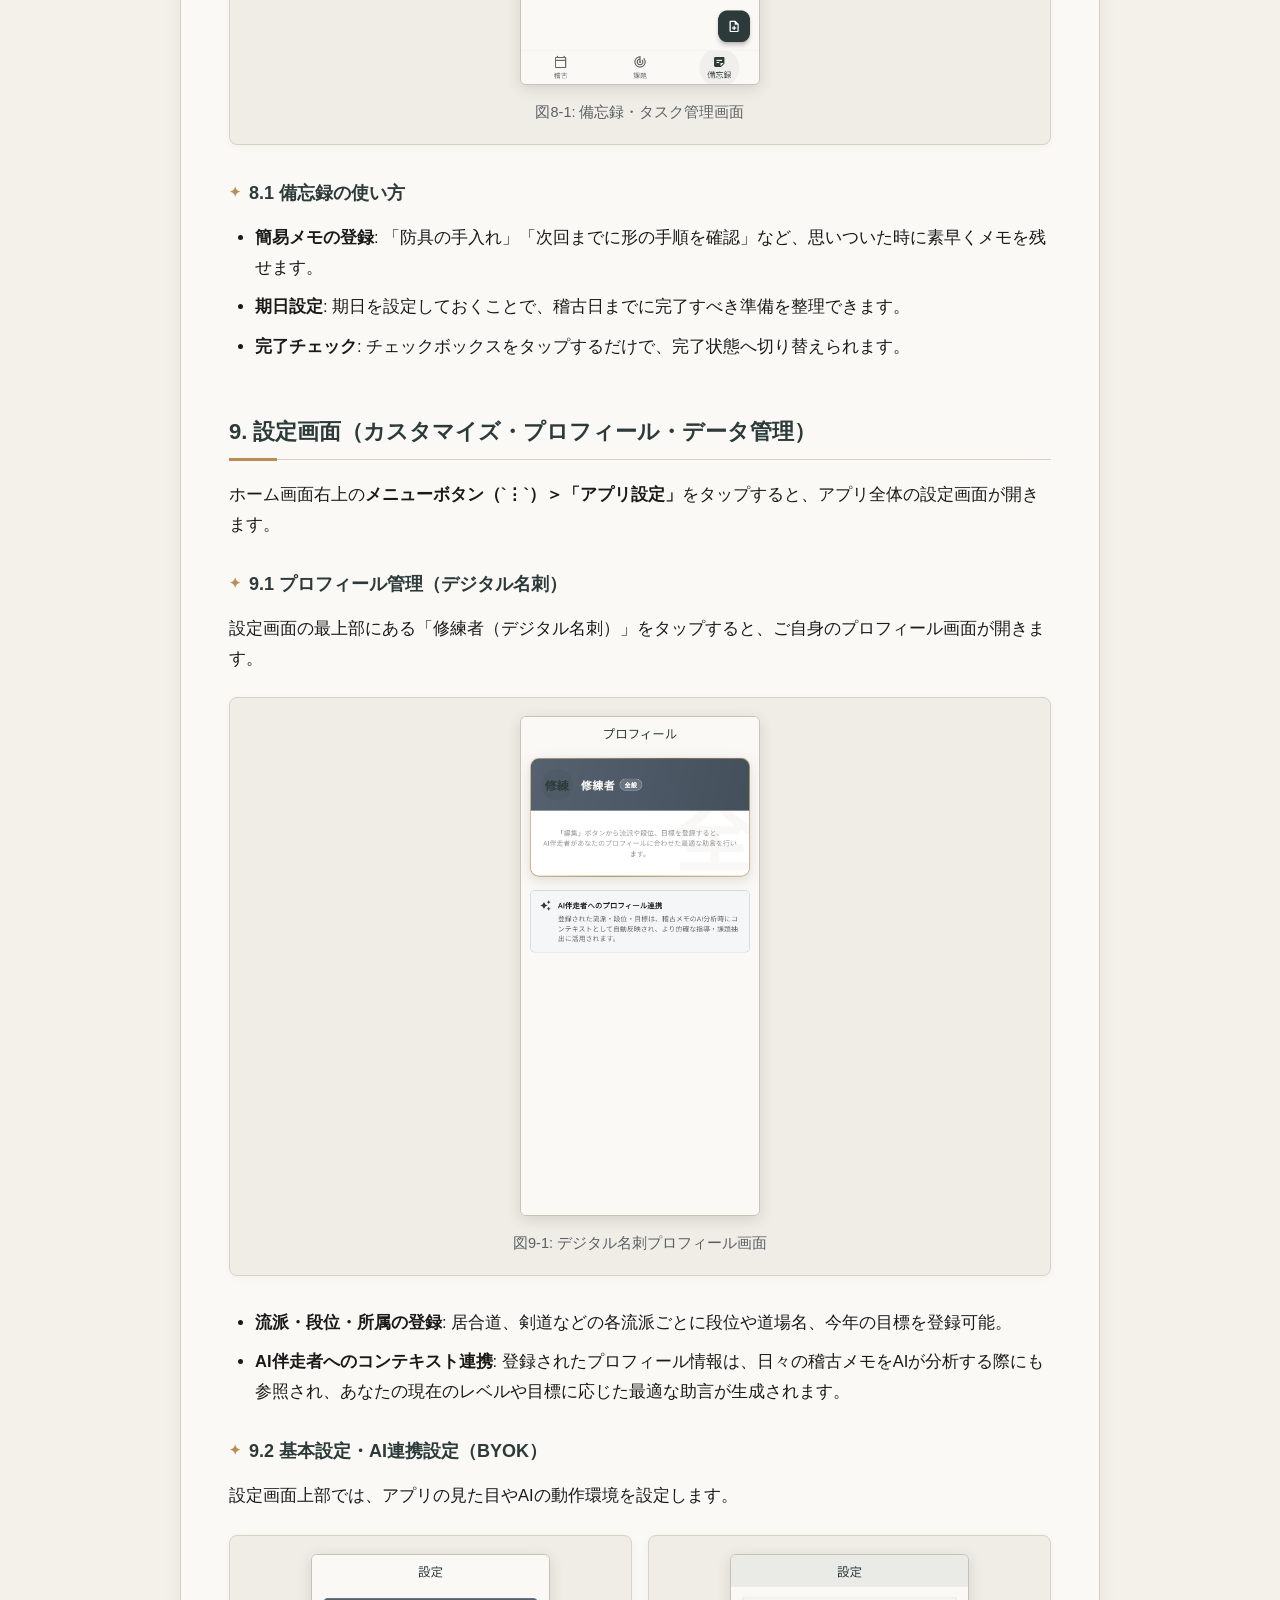
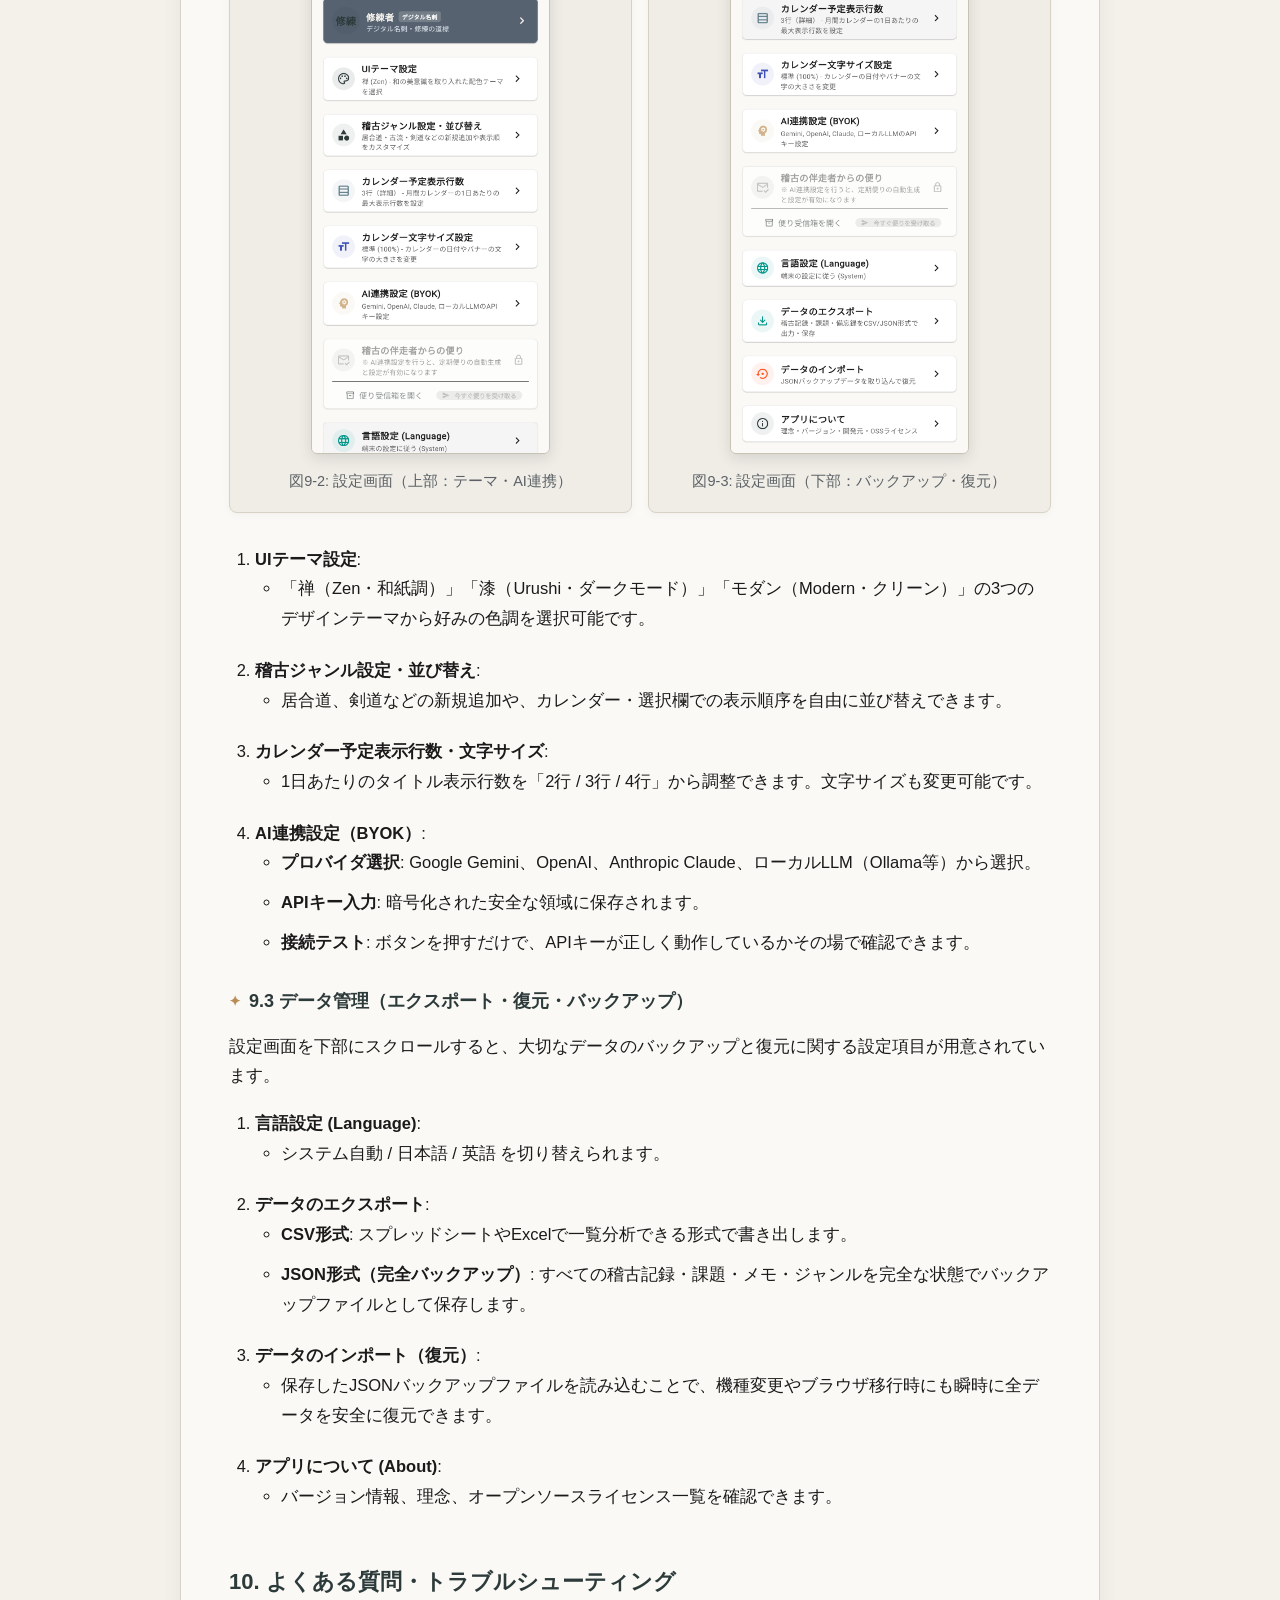
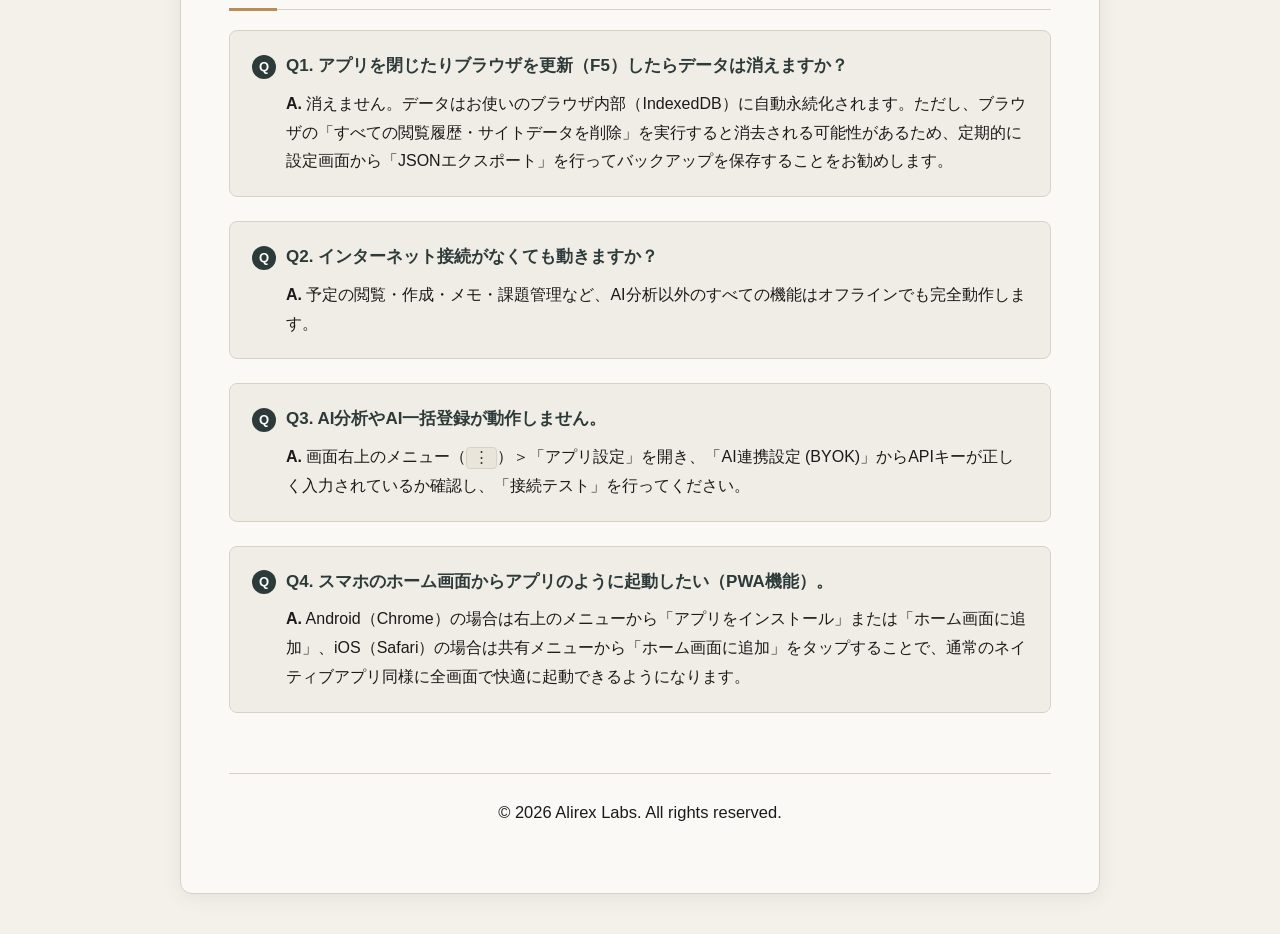
<file: manual/html/index.html>
<!DOCTYPE html>
<html lang="ja">
<head>
  <meta charset="UTF-8">
  <meta name="viewport" content="width=device-width, initial-scale=1.0">
  <title>守破離 (Shuhari) - ユーザー操作マニュアル</title>
  <style>
    :root {
      /* 守破離 公式「禅 (Zen)」テーマ パレット */
      --bg-primary: #F4F1EA;       /* 和紙の風合いを帯びた淡い生成り (外側背景) */
      --bg-surface: #FAF9F6;       /* 禅公式 サーフェス (オフホワイト・鳥の子色) */
      --bg-card: #F0EDE6;          /* カード・枠内背景 (薄鈍色・生成りグレー) */
      --border-color: #D8D2C6;     /* 繊細な和風の境界線 */
      --color-primary: #2D3A3A;    /* 墨色 (Sumiiro) - 主見出し・ブランドアクセント */
      --color-accent: #B88E56;     /* 落ち着いた金茶・枯草ベージュ (アクセント) */
      --color-urushi: #C33C23;     /* 本朱 (朱色アクセント) */
      --text-main: #1A1A1A;        /* 墨文字 (主テキスト) */
      --text-muted: #5A6065;       /* 鈍色・薄墨 (副テキスト・キャプション) */
      --table-header: #E8E3D8;     /* 表ヘッダー背景 */
      --code-bg: #EAE5DA;          /* コード・インライン枠 */
      --shadow: 0 4px 20px rgba(45, 58, 58, 0.08); /* 柔らかな陰影 */
    }

    * {
      box-sizing: border-box;
      margin: 0;
      padding: 0;
    }

    body {
      font-family: -apple-system, BlinkMacSystemFont, "Segoe UI", Roboto, "Helvetica Neue", "Hiragino Sans", "Hiragino Kaku Gothic ProN", "Yu Gothic", sans-serif;
      background-color: var(--bg-primary);
      color: var(--text-main);
      line-height: 1.8;
      padding: 40px 20px;
    }

    .container {
      max-width: 920px;
      margin: 0 auto;
      background-color: var(--bg-surface);
      border-radius: 12px;
      border: 1px solid var(--border-color);
      box-shadow: var(--shadow);
      padding: 48px;
    }

    /* Header */
    .header {
      border-bottom: 2px solid var(--border-color);
      padding-bottom: 28px;
      margin-bottom: 36px;
      display: flex;
      align-items: center;
      gap: 20px;
    }
    .header-logo {
      width: 60px;
      height: 60px;
      border-radius: 12px;
      object-fit: cover;
      box-shadow: 0 2px 8px rgba(0,0,0,0.1);
    }
    .header-text h1 {
      font-size: 26px;
      color: var(--color-primary);
      letter-spacing: 0.04em;
      margin-bottom: 4px;
    }
    .header-text p {
      font-size: 14px;
      color: var(--text-muted);
    }

    /* Top Navigation bar */
    .top-nav {
      display: flex;
      justify-content: flex-end;
      gap: 12px;
      margin-bottom: 24px;
    }
    .btn-top {
      display: inline-flex;
      align-items: center;
      padding: 6px 14px;
      border-radius: 6px;
      font-size: 13.5px;
      text-decoration: none;
      font-weight: 500;
      transition: all 0.2s ease;
      border: 1px solid var(--border-color);
      background-color: var(--bg-surface);
      color: var(--color-primary);
    }
    .btn-top:hover {
      background-color: var(--color-primary);
      color: #fff;
    }

    /* Table of Contents */
    .toc {
      background-color: var(--bg-card);
      border: 1px solid var(--border-color);
      border-radius: 8px;
      padding: 24px 28px;
      margin-bottom: 40px;
    }
    .toc h2 {
      font-size: 18px;
      margin-bottom: 14px;
      color: var(--color-primary);
      border-left: 4px solid var(--color-accent);
      padding-left: 10px;
    }
    .toc ul {
      list-style-type: none;
      padding-left: 4px;
    }
    .toc li {
      margin-bottom: 8px;
      font-size: 15px;
    }
    .toc a {
      color: var(--color-primary);
      text-decoration: none;
      transition: color 0.2s;
    }
    .toc a:hover {
      color: var(--color-accent);
      text-decoration: underline;
    }
    .toc-sub {
      padding-left: 20px;
      margin-top: 4px;
    }

    /* Headings */
    h2 {
      font-size: 22px;
      color: var(--color-primary);
      border-bottom: 1.5px solid var(--border-color);
      padding-bottom: 8px;
      margin-top: 50px;
      margin-bottom: 20px;
      position: relative;
    }
    h2::before {
      content: "";
      position: absolute;
      bottom: -1.5px;
      left: 0;
      width: 48px;
      height: 2.5px;
      background-color: var(--color-accent);
    }

    h3 {
      font-size: 18px;
      color: var(--color-primary);
      margin-top: 28px;
      margin-bottom: 14px;
      display: flex;
      align-items: center;
      gap: 8px;
    }
    h3::before {
      content: "✦";
      color: var(--color-accent);
      font-size: 14px;
    }

    p {
      margin-bottom: 18px;
      font-size: 16.5px;
      color: var(--text-main);
    }

    /* Lists */
    ul, ol {
      margin-bottom: 22px;
      padding-left: 26px;
      font-size: 16.5px;
    }
    li {
      margin-bottom: 10px;
    }
    code {
      background-color: var(--code-bg);
      color: var(--color-primary);
      padding: 2px 7px;
      border-radius: 4px;
      font-size: 14.5px;
      font-family: Consolas, monospace;
      border: 1px solid var(--border-color);
    }

    /* Image Card */
    .img-card {
      background-color: var(--bg-card);
      border: 1px solid var(--border-color);
      border-radius: 8px;
      padding: 18px;
      margin: 24px 0 32px 0;
      text-align: center;
      box-shadow: 0 2px 8px rgba(0, 0, 0, 0.04);
    }
    .img-card img {
      max-width: 100%;
      height: auto;
      max-height: 500px;
      border-radius: 6px;
      box-shadow: 0 4px 14px rgba(45, 58, 58, 0.15);
      display: block;
      margin: 0 auto;
      border: 1px solid #C8C2B6;
    }
    .img-caption {
      margin-top: 14px;
      font-size: 14.5px;
      color: var(--text-muted);
      font-weight: 500;
    }

    /* 2 Column Image Grid for Settings */
    .img-grid-2 {
      display: grid;
      grid-template-columns: 1fr 1fr;
      gap: 16px;
      margin: 24px 0 32px 0;
    }
    .img-grid-2 .img-card {
      margin: 0;
    }

    /* Tables */
    table {
      width: 100%;
      border-collapse: collapse;
      margin: 20px 0 28px 0;
      font-size: 15.5px;
      background-color: var(--bg-surface);
      border: 1px solid var(--border-color);
      border-radius: 6px;
      overflow: hidden;
    }
    th, td {
      border: 1px solid var(--border-color);
      padding: 12px 16px;
      text-align: left;
    }
    th {
      background-color: var(--table-header);
      color: var(--color-primary);
      font-weight: 600;
    }
    tr:nth-child(even) {
      background-color: var(--bg-card);
    }

    /* Q&A Section */
    .qa-box {
      margin-bottom: 24px;
      background-color: var(--bg-card);
      border: 1px solid var(--border-color);
      border-radius: 8px;
      padding: 20px 22px;
    }
    .qa-q {
      font-weight: bold;
      color: var(--color-primary);
      margin-bottom: 8px;
      font-size: 17px;
      display: flex;
      align-items: center;
      gap: 10px;
    }
    .qa-q::before {
      content: "Q";
      display: inline-block;
      background-color: var(--color-primary);
      color: #fff;
      font-size: 13px;
      width: 24px;
      height: 24px;
      line-height: 24px;
      text-align: center;
      border-radius: 50%;
    }
    .qa-a {
      font-size: 16px;
      color: var(--text-main);
      padding-left: 34px;
    }

    /* Footer */
    .footer {
      border-top: 1px solid var(--border-color);
      margin-top: 60px;
      padding-top: 24px;
      text-align: center;
      font-size: 14px;
      color: var(--text-muted);
    }

    @media (max-width: 768px) {
      .container {
        padding: 24px 18px;
      }
      .img-grid-2 {
        grid-template-columns: 1fr;
      }
    }
  </style>
</head>
<body>

  <div class="container">
    <div class="top-nav">
      <a href="../../index.html" class="btn-top">← 紹介ページへ戻る</a>
    </div>

    <!-- Header -->
    <div class="header">
      <img src="../../images/app_icon.png" alt="守破離 アイコン" class="header-logo">
      <div class="header-text">
        <h1>守破離 (Shuhari) ユーザー操作マニュアル</h1>
        <p>武道・芸事の修練と内省を深める次世代稽古ノートアプリ</p>
      </div>
    </div>

    <!-- Table of Contents -->
    <div class="toc">
      <h2>目次</h2>
      <ul>
        <li><a href="#section1">1. アプリ概要・コンセプト</a></li>
        <li><a href="#section2">2. 画面構成・共通ナビゲーション</a></li>
        <li><a href="#section3">3. ホーム画面（稽古カレンダー）の使い方</a></li>
        <li>
          <a href="#section4">4. 便利なAppBarメニュー機能（右上 ⋮）</a>
          <ul class="toc-sub">
            <li><a href="#section4-1">4.1 稽古の検索・絞り込み</a></li>
            <li><a href="#section4-2">4.2 稽古の便り（AI定期レポート）</a></li>
            <li><a href="#section4-3">4.3 テキストからAI一括作成（LINE・連絡網流し込み）</a></li>
          </ul>
        </li>
        <li><a href="#section5">5. 稽古予定・実績の登録手順</a></li>
        <li><a href="#section6">6. 稽古詳細・AI分析・共有</a></li>
        <li><a href="#section7">7. 課題リストの管理</a></li>
        <li><a href="#section8">8. 備忘録（メモ）の管理</a></li>
        <li>
          <a href="#section9">9. 設定画面（カスタマイズ・プロフィール・データ管理）</a>
          <ul class="toc-sub">
            <li><a href="#section9-1">9.1 プロフィール管理（デジタル名刺）</a></li>
            <li><a href="#section9-2">9.2 基本設定・AI連携設定（BYOK）</a></li>
            <li><a href="#section9-3">9.3 データ管理（エクスポート・復元・バックアップ）</a></li>
          </ul>
        </li>
        <li><a href="#section10">10. よくある質問・トラブルシューティング</a></li>
      </ul>
    </div>

    <!-- Section 1 -->
    <h2 id="section1">1. アプリ概要・コンセプト</h2>
    <p>
      「守破離（Shuhari）」は、日本の武道・芸道における修練の三段階「守・破・離」の精神に基づき、日々の稽古予定・実績・指導内容・気づきを克明に記録し、AIの力によって客観的な振り返りと課題抽出を支援するアプリケーションです。
    </p>
    <ul>
      <li><strong>ローカルファースト（スタンドアロン）</strong>: アカウント登録やログインなしで、起動後すぐに使い始めることができます。データは端末内の安全なローカル領域（Web版はブラウザのIndexedDB）に保存されます。</li>
      <li><strong>BYOK（Bring Your Own Key）対応</strong>: Gemini、OpenAI、Claude、あるいは自前ローカルLLM（Ollama等）のAPIキーをご自身で設定し、プライベートかつ自由なAI分析が可能です。</li>
      <li><strong>禅・和風の洗練されたUI</strong>: 稽古の集中を妨げない、墨色と静寂を基調としたデザイン。</li>
    </ul>

    <!-- Section 2 -->
    <h2 id="section2">2. 画面構成・共通ナビゲーション</h2>
    <p>
      アプリ画面下部には、いつでも主要機能へ切り替えられる<strong>ボトムナビゲーションバー</strong>が配置されています。<br>
      また、ホーム画面の右上には各種機能を集約した<strong>メニューボタン（`⋮`）</strong>が用意されています。
    </p>

    <div class="img-card">
      <img src="../images/01_home_screen.png" alt="ホーム画面">
      <div class="img-caption">図2-1: ホーム画面（ボトムナビゲーション＆AppBar）</div>
    </div>

    <table>
      <thead>
        <tr>
          <th>ナビゲーション項目</th>
          <th>アイコン</th>
          <th>主な機能</th>
        </tr>
      </thead>
      <tbody>
        <tr>
          <td><strong>稽古（ホーム）</strong></td>
          <td>カレンダー</td>
          <td>月間カレンダーで稽古予定・実績を確認・選択</td>
        </tr>
        <tr>
          <td><strong>課題</strong></td>
          <td>チェックリスト</td>
          <td>AIが抽出した課題や手動登録した課題の進捗管理</td>
        </tr>
        <tr>
          <td><strong>備忘録</strong></td>
          <td>ノート</td>
          <td>日常のメモや覚え書き、次回稽古に向けたToDo管理</td>
        </tr>
        <tr>
          <td><strong>メニュー（右上 `⋮`）</strong></td>
          <td>縦三点（`⋮`）</td>
          <td>稽古検索、稽古の便り（AIレポート）、AI一括作成、アプリ設定（⚙️）</td>
        </tr>
      </tbody>
    </table>

    <!-- Section 3 -->
    <h2 id="section3">3. ホーム画面（稽古カレンダー）の使い方</h2>
    <p>
      ホーム画面は、月間の稽古スケジュールと該当日の一覧を確認する中心画面です。
    </p>

    <h3>3.1 カレンダーの操作</h3>
    <ul>
      <li><strong>年月ナビゲーション</strong>: 画面上部の左右矢印（<code>＜</code> / <code>＞</code>）をタップすると、前月・翌月へ切り替わります。</li>
      <li><strong>「今日」ボタン</strong>: 他の月を表示していても、ワンタップで今月の今日の日付へ戻ることができます。</li>
      <li><strong>月／週 切り替え</strong>: 右上の「月 / 週」ボタンで月間表示と週間表示を瞬時に切り替え可能です。</li>
      <li><strong>日付セル</strong>: 各日付をタップすると、その日に登録されている稽古カードが画面下部に展開されます。
        <ul>
          <li><strong>稽古バッジ</strong>: 予定が登録されている日付には、流派・ジャンルのカラーラベルが表示されます。</li>
          <li><strong>表示行数</strong>: 設定画面でカレンダー内のタイトル表示行数を「2行」「3行」「4行」から自由に切り替え可能です。</li>
        </ul>
      </li>
      <li><strong>新規登録（＋ボタン）</strong>: 画面右下の浮遊アクションボタン（FAB）をタップすると、稽古予定・実績の作成画面へ進みます。</li>
    </ul>

    <!-- Section 4 -->
    <h2 id="section4">4. 便利なAppBarメニュー機能（右上 ⋮）</h2>
    <p>
      ホーム画面右上の縦三点リーダー（<code>⋮</code>）をタップすると、日々の稽古や振り返りを強力にサポートするメニューが開きます。
    </p>

    <div class="img-card">
      <img src="../images/01_home_menu_screen.png" alt="メニュー展開画面">
      <div class="img-caption">図4-1: ホーム画面のAppBarメニュー展開（検索・便り・AI一括作成・設定）</div>
    </div>

    <h3 id="section4-1">4.1 稽古の検索・絞り込み</h3>
    <p>
      過去の稽古記録やこれからの予定を条件に応じて素早く検索できます。
    </p>

    <div class="img-card">
      <img src="../images/05_schedule_search_screen.png" alt="稽古検索画面">
      <div class="img-caption">図4-2: 稽古記録の検索・絞り込み画面</div>
    </div>

    <ul>
      <li><strong>フリーワード検索</strong>: タイトル、メモ、道場・稽古場所名などのキーワードで検索。</li>
      <li><strong>流派・ジャンル絞り込み</strong>: 「居合道」「剣道」など特定の流派のみを抽出。</li>
      <li><strong>星評価フィルター</strong>: ★4以上、★5のみなど、会心の稽古や反省点を絞り込み。</li>
      <li><strong>期間指定</strong>: 全期間、直近1ヶ月、今年など期間を指定して抽出。</li>
    </ul>

    <h3 id="section4-2">4.2 稽古の便り（AI定期レポート）</h3>
    <p>
      月末や週末に、蓄積された稽古記録や課題の克服状況をAIが多角的に分析し、「稽古の伴走者からの手紙」として届けてくれる機能です。
    </p>
    <ul>
      <li><strong>総評と励まし</strong>: 師範や伴走者のような温かい語り口で日々の精進を振り返り。</li>
      <li><strong>成長の手応え（星評価推移グラフ）</strong>: 稽古の自己評価の推移がグラフで可視化されます。</li>
      <li><strong>未読通知</strong>: 新しい便りが届くと、右上メニューに赤丸バッジでお知らせします。</li>
    </ul>

    <h3 id="section4-3">4.3 テキストからAI一括作成（LINE・連絡網流し込み）</h3>
    <p>
      道場の連絡網やLINEグループ、メール等に届いた稽古日程のテキストをそのまま貼り付けるだけで、AIが日程・時間・場所・ジャンルを自動抽出してカレンダーへ一括登録します。
    </p>
    <ul>
      <li><strong>重複予定の自動除外</strong>: 既にカレンダーに登録されている予定と日時が重複する場合、自動で検知して二重登録を防ぎます。</li>
      <li><strong>終日予定への自動対応</strong>: 時間が明記されていない予定も「終日予定」としてスマートに登録されます。</li>
    </ul>

    <!-- Section 5 -->
    <h2 id="section5">5. 稽古予定・実績の登録手順</h2>
    <p>
      右下の「＋」ボタンをタップすると、登録画面が表示されます。
    </p>

    <div class="img-card">
      <img src="../images/02_schedule_create_screen.png" alt="稽古作成画面">
      <div class="img-caption">図5-1: 稽古予定・実績の作成画面</div>
    </div>

    <h3>5.1 入力項目</h3>
    <ol>
      <li><strong>日付と時間帯</strong>:
        <ul>
          <li>カレンダーから日付を選択します。</li>
          <li>稽古の開始時刻・終了時刻を設定します（時間未設定の場合は終日予定になります）。</li>
        </ul>
      </li>
      <li><strong>定期予定（繰り返し登録）</strong>:
        <ul>
          <li>スイッチをONにすると、毎週決まった曜日の定期稽古を一括して複数週登録できます。</li>
        </ul>
      </li>
      <li><strong>ジャンル・流派タグ</strong>:
        <ul>
          <li>登録済みの流派・ジャンル（居合道、剣道、弓道、合気道など）を選択します。右上の「新規追加」から新しい流派も追加可能です。</li>
        </ul>
      </li>
      <li><strong>稽古テーマ・タイトル</strong>:
        <ul>
          <li>例: 「基本稽古・形稽古」「全日本剣道連盟居合」「指導対局」など。</li>
        </ul>
      </li>
      <li><strong>場所・道場名</strong>:
        <ul>
          <li>例: 「市民武道館」「白虎会道場」「自宅」など。</li>
        </ul>
      </li>
      <li><strong>事前メモ・本日の目標</strong>:
        <ul>
          <li>稽古に向かう前に意識したいテーマ（例：「抜刀時の柄頭の位置と鞘引きの連動を意識する」など）を記録しておけます。</li>
        </ul>
      </li>
      <li><strong>稽古の自己評価（★1〜5）</strong>:
        <ul>
          <li>※日付が「当日」または「過去」の場合に展開されます。タップで★1〜5段階の星評価を直感的に記録できます。</li>
        </ul>
      </li>
      <li><strong>稽古メモ（実績・指導内容）</strong>:
        <ul>
          <li>※当日・過去日の場合に展開されます。指導者から受けたアドバイス、手応え、反省点などを自由に入力します。</li>
          <li><strong>音声入力対応</strong>: マイクアイコンをタップすると、音声入力により稽古直後でも素早く記録できます。</li>
        </ul>
      </li>
    </ol>

    <h3>5.2 保存</h3>
    <p>
      画面右上のチェックボタン（または下部の保存ボタン）を押すと、即座にローカルに保存されます。
    </p>

    <!-- Section 6 -->
    <h2 id="section6">6. 稽古詳細・AI分析・共有</h2>
    <p>
      カレンダー下部に表示される稽古カードをタップすると、稽古の詳細画面が表示されます。
    </p>

    <h3>6.1 AIによる自動分析</h3>
    <p>
      稽古メモを入力して保存すると、設定したAI（Gemini/OpenAI/Claude/ローカルLLM）がメモの内容を自動解析します：
    </p>
    <ul>
      <li><strong>稽古の要約</strong>: 何を行い、何を感じたかを的確に整理。</li>
      <li><strong>助言・アドバイス</strong>: 指導内容や反省点から、次回意識すべきポイントを提案。</li>
      <li><strong>課題の自動抽出</strong>: 克服すべき弱点や継続練習項目が自動的に「課題リスト」へ連携・追加されます。</li>
    </ul>

    <h3>6.2 予定の変更・複製</h3>
    <ul>
      <li><strong>日付の移動</strong>: カレンダーアイコンをタップすると、実績メモや評価を保持したまま別日へ予定を移動できます。</li>
      <li><strong>予定の複製</strong>: 右上メニューから「予定を複製」を選ぶと、基本情報（時間・場所・ジャンル）をコピーして翌週などの新しい予定を素早く作成できます。</li>
    </ul>

    <h3>6.3 AIによるSNS投稿文自動生成</h3>
    <p>
      右上メニュー（または画面下のボタン）から「SNS記事を作成」を選択すると、その日の稽古実績や自己評価をもとに、X（Twitter）やInstagram向けに魅力的なハッシュタグ付き投稿文をAIが自動作成します。OS標準の共有シートからワンタップで投稿できます。
    </p>

    <!-- Section 7 -->
    <h2 id="section7">7. 課題リストの管理</h2>
    <p>
      ボトムナビゲーションの「課題」タブを選択すると、修練における課題一覧が表示されます。
    </p>

    <div class="img-card">
      <img src="../images/03_task_list_screen.png" alt="課題リスト画面">
      <div class="img-caption">図7-1: 課題リスト画面（未完了／解決済みタブ切り替え）</div>
    </div>

    <h3>7.1 課題の確認と操作</h3>
    <ul>
      <li><strong>未完了 / 解決済みの切り替え</strong>: 画面上部のタブで、現在取り組んでいる課題と達成済みの課題を瞬時に切り替えられます。</li>
      <li><strong>重点度順ソート</strong>: 右上の「重点度順」ボタンで、重要度の高い課題を優先表示できます。</li>
      <li><strong>スワイプ操作</strong>:
        <ul>
          <li><strong>右スワイプ</strong>: 課題を「解決済み」に移動します。</li>
          <li><strong>左スワイプ</strong>: 課題の削除、または未完了への差し戻し。</li>
          <li>スワイプ直後は画面下に「元に戻す（Undo）」通知が表示されるため、誤操作時も安心です。</li>
        </ul>
      </li>
    </ul>

    <!-- Section 8 -->
    <h2 id="section8">8. 備忘録（メモ）の管理</h2>
    <p>
      ボトムナビゲーションの「備忘録」タブを選択すると、日々のToDoや覚え書きを管理できます。
    </p>

    <div class="img-card">
      <img src="../images/04_memo_list_screen.png" alt="備忘録一覧画面">
      <div class="img-caption">図8-1: 備忘録・タスク管理画面</div>
    </div>

    <h3>8.1 備忘録の使い方</h3>
    <ul>
      <li><strong>簡易メモの登録</strong>: 「防具の手入れ」「次回までに形の手順を確認」など、思いついた時に素早くメモを残せます。</li>
      <li><strong>期日設定</strong>: 期日を設定しておくことで、稽古日までに完了すべき準備を整理できます。</li>
      <li><strong>完了チェック</strong>: チェックボックスをタップするだけで、完了状態へ切り替えられます。</li>
    </ul>

    <!-- Section 9 -->
    <h2 id="section9">9. 設定画面（カスタマイズ・プロフィール・データ管理）</h2>
    <p>
      ホーム画面右上の<strong>メニューボタン（`⋮`）＞「アプリ設定」</strong>をタップすると、アプリ全体の設定画面が開きます。
    </p>

    <h3 id="section9-1">9.1 プロフィール管理（デジタル名刺）</h3>
    <p>
      設定画面の最上部にある「修練者（デジタル名刺）」をタップすると、ご自身のプロフィール画面が開きます。
    </p>

    <div class="img-card">
      <img src="../images/10_profile_screen.png" alt="プロフィール画面">
      <div class="img-caption">図9-1: デジタル名刺プロフィール画面</div>
    </div>

    <ul>
      <li><strong>流派・段位・所属の登録</strong>: 居合道、剣道などの各流派ごとに段位や道場名、今年の目標を登録可能。</li>
      <li><strong>AI伴走者へのコンテキスト連携</strong>: 登録されたプロフィール情報は、日々の稽古メモをAIが分析する際にも参照され、あなたの現在のレベルや目標に応じた最適な助言が生成されます。</li>
    </ul>

    <h3 id="section9-2">9.2 基本設定・AI連携設定（BYOK）</h3>
    <p>
      設定画面上部では、アプリの見た目やAIの動作環境を設定します。
    </p>

    <div class="img-grid-2">
      <div class="img-card">
        <img src="../images/09_settings_screen_1.png" alt="設定画面（上部）">
        <div class="img-caption">図9-2: 設定画面（上部：テーマ・AI連携）</div>
      </div>
      <div class="img-card">
        <img src="../images/09_settings_screen_2.png" alt="設定画面（下部）">
        <div class="img-caption">図9-3: 設定画面（下部：バックアップ・復元）</div>
      </div>
    </div>

    <ol>
      <li><strong>UIテーマ設定</strong>:
        <ul>
          <li>「禅（Zen・和紙調）」「漆（Urushi・ダークモード）」「モダン（Modern・クリーン）」の3つのデザインテーマから好みの色調を選択可能です。</li>
        </ul>
      </li>
      <li><strong>稽古ジャンル設定・並び替え</strong>:
        <ul>
          <li>居合道、剣道などの新規追加や、カレンダー・選択欄での表示順序を自由に並び替えできます。</li>
        </ul>
      </li>
      <li><strong>カレンダー予定表示行数・文字サイズ</strong>:
        <ul>
          <li>1日あたりのタイトル表示行数を「2行 / 3行 / 4行」から調整できます。文字サイズも変更可能です。</li>
        </ul>
      </li>
      <li><strong>AI連携設定（BYOK）</strong>:
        <ul>
          <li><strong>プロバイダ選択</strong>: Google Gemini、OpenAI、Anthropic Claude、ローカルLLM（Ollama等）から選択。</li>
          <li><strong>APIキー入力</strong>: 暗号化された安全な領域に保存されます。</li>
          <li><strong>接続テスト</strong>: ボタンを押すだけで、APIキーが正しく動作しているかその場で確認できます。</li>
        </ul>
      </li>
    </ol>

    <h3 id="section9-3">9.3 データ管理（エクスポート・復元・バックアップ）</h3>
    <p>
      設定画面を下部にスクロールすると、大切なデータのバックアップと復元に関する設定項目が用意されています。
    </p>
    <ol>
      <li><strong>言語設定 (Language)</strong>:
        <ul>
          <li>システム自動 / 日本語 / 英語 を切り替えられます。</li>
        </ul>
      </li>
      <li><strong>データのエクスポート</strong>:
        <ul>
          <li><strong>CSV形式</strong>: スプレッドシートやExcelで一覧分析できる形式で書き出します。</li>
          <li><strong>JSON形式（完全バックアップ）</strong>: すべての稽古記録・課題・メモ・ジャンルを完全な状態でバックアップファイルとして保存します。</li>
        </ul>
      </li>
      <li><strong>データのインポート（復元）</strong>:
        <ul>
          <li>保存したJSONバックアップファイルを読み込むことで、機種変更やブラウザ移行時にも瞬時に全データを安全に復元できます。</li>
        </ul>
      </li>
      <li><strong>アプリについて (About)</strong>:
        <ul>
          <li>バージョン情報、理念、オープンソースライセンス一覧を確認できます。</li>
        </ul>
      </li>
    </ol>

    <!-- Section 10 -->
    <h2 id="section10">10. よくある質問・トラブルシューティング</h2>
    
    <div class="qa-box">
      <div class="qa-q">Q1. アプリを閉じたりブラウザを更新（F5）したらデータは消えますか？</div>
      <div class="qa-a"><strong>A.</strong> 消えません。データはお使いのブラウザ内部（IndexedDB）に自動永続化されます。ただし、ブラウザの「すべての閲覧履歴・サイトデータを削除」を実行すると消去される可能性があるため、定期的に設定画面から「JSONエクスポート」を行ってバックアップを保存することをお勧めします。</div>
    </div>

    <div class="qa-box">
      <div class="qa-q">Q2. インターネット接続がなくても動きますか？</div>
      <div class="qa-a"><strong>A.</strong> 予定の閲覧・作成・メモ・課題管理など、AI分析以外のすべての機能はオフラインでも完全動作します。</div>
    </div>

    <div class="qa-box">
      <div class="qa-q">Q3. AI分析やAI一括登録が動作しません。</div>
      <div class="qa-a"><strong>A.</strong> 画面右上のメニュー（<code>⋮</code>）＞「アプリ設定」を開き、「AI連携設定 (BYOK)」からAPIキーが正しく入力されているか確認し、「接続テスト」を行ってください。</div>
    </div>

    <div class="qa-box">
      <div class="qa-q">Q4. スマホのホーム画面からアプリのように起動したい（PWA機能）。</div>
      <div class="qa-a"><strong>A.</strong> 
        Android（Chrome）の場合は右上のメニューから「アプリをインストール」または「ホーム画面に追加」、iOS（Safari）の場合は共有メニューから「ホーム画面に追加」をタップすることで、通常のネイティブアプリ同様に全画面で快適に起動できるようになります。
      </div>
    </div>

    <!-- Footer -->
    <div class="footer">
      <p>© 2026 Alirex Labs. All rights reserved.</p>
    </div>
  </div>

</body>
</html>
</file>
<file: css/style.css>
/* ==========================================================================
   Zen (禅) UI Design System - 守破離 (Shuhari)
   準拠仕様: 禅UIデザインシステム仕様書 (鳥の子色 / 素色 / 深墨 / 金茶)
   ========================================================================== */

:root {
  /* 2.1 コアパレット（禅・ライトモード: 鳥の子色・素色・深墨） */
  --zen-surface: #FAF9F6;          /* 鳥の子色 (ベース背景) */
  --zen-surface-raised: #FFFFFF;   /* 素色 (カード・浮き出し要素・ナビバー) */
  --zen-surface-hover: #F5F4EE;    /* わずかに温かみのあるホバー */
  --zen-primary: #2D3A3A;          /* 深墨 (重要見出し・主アクセント) */
  --zen-primary-hover: #1F2828;
  --zen-secondary: #D2B48C;        /* 枯草色 / 生成り (アクセントタグ・選択) */
  --zen-secondary-light: #F4EBE1;  /* 生成りライト */
  --zen-text-primary: #1A1A1A;     /* 漆黒 (本文高コントラスト) */
  --zen-text-secondary: #555555;   /* 薄墨 (説明文・補足) */
  --zen-text-muted: #888888;       /* 灰墨 (注釈・ラベル) */
  --zen-border: #E8E6DF;           /* 灰白 (1px繊細な境界線) */
  --zen-border-focus: #2D3A3A;

  /* 和の伝統色アクセント */
  --zen-gold: #C5A059;             /* 金茶 (ハイライト・アンダーライン・保存CTA) */
  --zen-vermilion: #B22222;        /* 深緋 (アクセント・注目バッジ) */
  --zen-teal: #3B6978;             /* 青磁 (サブ・推論・知性) */
  --zen-green: #4A6B4F;            /* 若草 / 翡翠 (100% Local安心バッジ) */

  /* 旧変数互換マッピング */
  --bg-primary: var(--zen-surface);
  --bg-surface: var(--zen-surface-raised);
  --bg-card: var(--zen-surface-hover);
  --bg-card-hover: #EFECE3;
  --border-color: var(--zen-border);
  --border-accent: var(--zen-secondary);
  --color-primary: var(--zen-primary);
  --color-primary-dark: var(--zen-primary-hover);
  --color-accent: var(--zen-gold);
  --color-accent-light: var(--zen-secondary-light);
  --color-urushi: var(--zen-vermilion);
  --text-main: var(--zen-text-primary);
  --text-muted: var(--zen-text-secondary);
  --text-sub: var(--zen-text-muted);

  /* 守・破・離 カラー */
  --shu-color: #2E4A62;            /* 藍墨 (Ai-sumi) */
  --ha-color: #5D3F6A;             /* 深紫 (Fukamurasaki) */
  --ri-color: #8C6B1B;             /* 飴金茶 (Amakincha) */

  /* シャドウ (仕様書 5.2 準拠) */
  --shadow-sm: 0 1px 3px rgba(45, 58, 58, 0.04), 0 1px 2px rgba(45, 58, 58, 0.02);
  --shadow-md: 0 4px 16px rgba(45, 58, 58, 0.06), 0 1px 3px rgba(45, 58, 58, 0.03);
  --shadow-lg: 0 12px 32px rgba(45, 58, 58, 0.08), 0 2px 6px rgba(45, 58, 58, 0.04);
  --device-shadow: 0 16px 40px rgba(45, 58, 58, 0.14);

  /* タイポグラフィ */
  --font-serif: "Shippori Mincho", "Noto Serif JP", serif;
  --font-sans: "Noto Sans JP", -apple-system, BlinkMacSystemFont, "Segoe UI", Roboto, sans-serif;
  --font-display: "Cinzel", "Shippori Mincho", serif;
  --font-mono: "JetBrains Mono", monospace;

  /* スペーシング */
  --radius-sm: 6px;
  --radius-md: 12px;
  --radius-lg: 20px;
  --radius-full: 9999px;
  --transition-normal: 250ms cubic-bezier(0.2, 0.8, 0.2, 1);
}

/* 2.2 漆 (Urushi) ダークモード設定 */
[data-theme="dark"] {
  --zen-surface: #141414;          /* 深みのある漆黒 */
  --zen-surface-raised: #1C1A1A;   /* ほのかに赤みを帯びた黒漆 */
  --zen-surface-hover: #262323;
  --zen-primary: #E8ECEC;          /* 冴えた墨白 */
  --zen-primary-hover: #FFFFFF;
  --zen-secondary: #D4AF37;        /* 金箔色 */
  --zen-secondary-light: #2A241E;
  --zen-text-primary: #F0F2F2;     /* 和紙白 */
  --zen-text-secondary: #A3AAB0;   /* 灰墨 */
  --zen-text-muted: #768087;
  --zen-border: #2E2929;           /* 漆境界線 */
  --zen-border-focus: #D4AF37;
  --zen-gold: #D4AF37;
  --zen-vermilion: #C33C23;
  --zen-teal: #4D8B9E;
  --zen-green: #3D9B6E;

  --bg-primary: #141414;
  --bg-surface: #1C1A1A;
  --bg-card: #262323;
  --bg-card-hover: #2E2B2B;
  --border-color: #2E2929;
  --border-accent: #D4AF37;
  --color-primary: #E8ECEC;
  --color-primary-dark: #FFFFFF;
  --color-accent: #D4AF37;
  --color-accent-light: #2A241E;
  --color-urushi: #C33C23;
  --text-main: #F0F2F2;
  --text-muted: #A3AAB0;
  --text-sub: #768087;

  --shadow-sm: 0 1px 3px rgba(0, 0, 0, 0.3);
  --shadow-md: 0 4px 16px rgba(0, 0, 0, 0.4);
  --shadow-lg: 0 16px 40px rgba(0, 0, 0, 0.6);
  --device-shadow: 0 16px 40px rgba(0, 0, 0, 0.6);
}

* {
  box-sizing: border-box;
  margin: 0;
  padding: 0;
}

html {
  scroll-behavior: smooth;
}

body {
  font-family: var(--font-sans);
  background-color: var(--zen-surface);
  color: var(--zen-text-primary);
  line-height: 1.85;
  overflow-x: hidden;
  background-image:
    radial-gradient(circle at 12% 10%, rgba(197, 160, 89, 0.06) 0%, transparent 45%),
    radial-gradient(circle at 88% 70%, rgba(45, 58, 58, 0.04) 0%, transparent 50%);
  transition: background-color var(--transition-normal), color var(--transition-normal);
  min-height: 100vh;
}

a {
  color: var(--zen-primary);
  text-decoration: none;
  transition: all 0.2s ease;
}

a:hover {
  color: var(--zen-gold);
}

/* ==========================================================================
   Navigation Bar (画面上部固定 スティッキーグラスモーフィズム)
   ========================================================================== */
.navbar {
  position: sticky;
  top: 0;
  z-index: 100;
  background: rgba(255, 255, 255, 0.92);
  backdrop-filter: blur(12px);
  -webkit-backdrop-filter: blur(12px);
  border-bottom: 1px solid var(--zen-border);
  padding: 14px 24px;
  transition: background-color var(--transition-normal), border-color var(--transition-normal);
}

[data-theme="dark"] .navbar {
  background: rgba(28, 26, 26, 0.92);
}

.nav-container {
  max-width: 1140px;
  margin: 0 auto;
  display: flex;
  justify-content: space-between;
  align-items: center;
}

.nav-brand {
  display: flex;
  align-items: center;
  gap: 12px;
  text-decoration: none;
}

.nav-logo-img {
  width: 40px;
  height: 40px;
  border-radius: 10px;
  border: 1px solid var(--zen-border);
  box-shadow: var(--shadow-sm);
  background: var(--zen-surface-raised);
  object-fit: contain;
}

.nav-title {
  font-family: var(--font-serif);
  font-size: 22px;
  font-weight: 700;
  letter-spacing: 2px;
  color: var(--zen-primary);
}

.nav-sub {
  font-family: var(--font-display);
  font-size: 11px;
  letter-spacing: 3px;
  color: var(--zen-gold);
  margin-left: 4px;
}

.nav-links {
  display: flex;
  gap: 20px;
  align-items: center;
  font-size: 14px;
  font-weight: 500;
}

.nav-links a {
  color: var(--zen-text-primary);
}

.nav-links a:hover {
  color: var(--zen-gold);
}

.nav-back-link {
  font-weight: 600;
  color: var(--zen-gold) !important;
  display: inline-flex;
  align-items: center;
  gap: 4px;
}

/* ボタン */
.btn-cta {
  background-color: var(--zen-primary);
  color: #FFFFFF !important;
  padding: 10px 22px;
  border-radius: 30px;
  font-weight: 600;
  font-size: 13.5px;
  letter-spacing: 0.5px;
  border: 1px solid var(--zen-primary);
  box-shadow: var(--shadow-sm);
  transition: all 0.2s ease;
  display: inline-flex;
  align-items: center;
  gap: 8px;
}

.btn-cta:hover {
  background-color: var(--zen-primary-hover);
  transform: translateY(-2px);
  box-shadow: var(--shadow-md);
  color: #FFFFFF !important;
}

[data-theme="dark"] .btn-cta {
  background-color: var(--zen-gold);
  color: #141414 !important;
  border-color: var(--zen-gold);
}

[data-theme="dark"] .btn-cta:hover {
  background-color: #E5C158;
  border-color: #E5C158;
  color: #141414 !important;
}

.btn-secondary {
  border: 1px solid var(--zen-border);
  background: var(--zen-surface-raised);
  color: var(--zen-primary);
  padding: 10px 20px;
  border-radius: 30px;
  font-size: 13.5px;
  font-weight: 500;
  transition: all 0.2s ease;
  box-shadow: var(--shadow-sm);
  display: inline-flex;
  align-items: center;
  gap: 6px;
}

.btn-secondary:hover {
  border-color: var(--zen-gold);
  color: var(--zen-gold);
  background: var(--zen-surface-hover);
  transform: translateY(-2px);
}

[data-theme="dark"] .btn-secondary {
  background: var(--zen-surface-raised);
  border-color: var(--zen-border);
  color: var(--zen-text-primary);
}

[data-theme="dark"] .btn-secondary:hover {
  border-color: var(--zen-gold);
  color: var(--zen-gold);
  background: var(--zen-surface-hover);
}

/* テーマ切り替えボタン (アイコンのみ) */
.theme-toggle-btn {
  background: var(--zen-surface-raised);
  border: 1px solid var(--zen-border);
  border-radius: var(--radius-full);
  width: 38px;
  height: 38px;
  display: inline-flex;
  align-items: center;
  justify-content: center;
  cursor: pointer;
  color: var(--zen-text-primary);
  font-size: 16px;
  transition: all 0.2s ease;
  box-shadow: var(--shadow-sm);
  flex-shrink: 0;
}

.theme-toggle-btn:hover {
  background-color: var(--zen-surface-hover);
  border-color: var(--zen-gold);
  transform: translateY(-1px);
}

/* ==========================================================================
   Hero Section
   ========================================================================== */
.hero {
  max-width: 1140px;
  margin: 50px auto 80px auto;
  padding: 0 24px;
  display: grid;
  grid-template-columns: 1.15fr 0.85fr;
  align-items: center;
  gap: 50px;
}

.hero-badge {
  display: inline-flex;
  align-items: center;
  gap: 8px;
  background: var(--zen-surface-raised);
  border: 1px solid var(--zen-border);
  padding: 6px 16px;
  border-radius: 30px;
  font-size: 13px;
  color: var(--zen-primary);
  margin-bottom: 22px;
  font-weight: 500;
  letter-spacing: 1px;
  box-shadow: var(--shadow-sm);
}

.hero-badge span {
  color: var(--zen-gold);
}

.hero-title {
  font-family: var(--font-serif);
  font-size: 44px;
  line-height: 1.35;
  font-weight: 700;
  letter-spacing: 2px;
  margin-bottom: 22px;
  color: var(--zen-primary);
}

.hero-title span {
  color: var(--zen-gold);
  border-bottom: 2px solid var(--zen-gold);
  padding-bottom: 2px;
}

.hero-desc {
  font-size: 16px;
  color: var(--zen-text-secondary);
  margin-bottom: 34px;
  line-height: 1.95;
}

.hero-actions {
  display: flex;
  gap: 16px;
  align-items: center;
  flex-wrap: wrap;
}

.hero-actions .btn-cta {
  padding: 13px 30px;
  font-size: 15px;
}

.hero-actions .btn-secondary {
  padding: 12px 24px;
  font-size: 14.5px;
}

/* Device Mockup Frame */
.device-mockup-wrapper {
  display: flex;
  justify-content: center;
  align-items: center;
  width: 100%;
}

.device-mockup {
  width: 100%;
  max-width: 320px;
  aspect-ratio: 500 / 905;
  background: var(--zen-surface-raised);
  border-radius: 28px;
  padding: 7px;
  border: 2px solid var(--zen-border);
  box-shadow: var(--device-shadow);
  display: flex;
  flex-direction: column;
  position: relative;
  overflow: hidden;
  transition: transform 0.3s ease, box-shadow 0.3s ease, border-color 0.3s ease;
}

.device-mockup:hover {
  transform: translateY(-4px);
  box-shadow: var(--shadow-lg);
  border-color: var(--zen-gold);
}

.device-screen {
  width: 100%;
  height: 100%;
  border-radius: 22px;
  overflow: hidden;
  background-color: var(--zen-surface);
  display: flex;
}

.device-screen img {
  width: 100%;
  height: 100%;
  object-fit: cover;
  display: block;
}

/* ==========================================================================
   Concept Section (守・破・離)
   ========================================================================== */
.section {
  padding: 90px 24px;
  max-width: 1140px;
  margin: 0 auto;
}

.section-tag {
  text-align: center;
  font-family: var(--font-display);
  font-size: 13px;
  letter-spacing: 4px;
  color: var(--zen-gold);
  margin-bottom: 10px;
  text-transform: uppercase;
  font-weight: 600;
}

.section-title {
  font-family: var(--font-serif);
  font-size: 32px;
  text-align: center;
  letter-spacing: 2px;
  margin-bottom: 18px;
  color: var(--zen-primary);
}

.section-desc {
  text-align: center;
  color: var(--zen-text-secondary);
  max-width: 680px;
  margin: 0 auto 50px auto;
  font-size: 15px;
  line-height: 1.85;
}

.concept-grid {
  display: grid;
  grid-template-columns: repeat(3, 1fr);
  gap: 24px;
}

.concept-card {
  background: var(--zen-surface-raised);
  border: 1px solid var(--zen-border);
  border-radius: 14px;
  padding: 32px 24px;
  position: relative;
  box-shadow: var(--shadow-sm);
  transition: transform 0.3s ease, border-color 0.3s ease, box-shadow 0.3s ease;
}

.concept-card:hover {
  transform: translateY(-5px);
  border-color: var(--zen-gold);
  box-shadow: var(--shadow-md);
}

.concept-card::before {
  content: "";
  position: absolute;
  top: 0;
  left: 0;
  right: 0;
  height: 4px;
  border-radius: 14px 14px 0 0;
}

.card-shu::before { background: var(--shu-color); }
.card-ha::before { background: var(--ha-color); }
.card-ri::before { background: var(--ri-color); }

.concept-badge {
  display: inline-flex;
  align-items: center;
  justify-content: center;
  width: 50px;
  height: 50px;
  border-radius: 12px;
  font-family: var(--font-serif);
  font-size: 24px;
  font-weight: 700;
  margin-bottom: 18px;
  background: var(--zen-surface);
  border: 1px solid var(--zen-border);
}

.card-shu .concept-badge {
  color: var(--shu-color);
  border-color: rgba(46, 74, 98, 0.3);
}

.card-ha .concept-badge {
  color: var(--ha-color);
  border-color: rgba(93, 63, 106, 0.3);
}

.card-ri .concept-badge {
  color: var(--ri-color);
  border-color: rgba(140, 107, 27, 0.3);
}

.concept-card h3 {
  font-size: 18.5px;
  font-weight: 700;
  color: var(--zen-primary);
  margin-bottom: 12px;
  font-family: var(--font-serif);
}

.concept-card p {
  font-size: 14px;
  color: var(--zen-text-secondary);
  line-height: 1.8;
}

/* ==========================================================================
   Key Features Showcase
   ========================================================================== */
.features-list {
  display: flex;
  flex-direction: column;
  gap: 60px;
  margin-top: 30px;
}

.feature-item {
  display: grid;
  grid-template-columns: 0.9fr 1.1fr;
  align-items: center;
  gap: 50px;
  background: var(--zen-surface-raised);
  border: 1px solid var(--zen-border);
  border-radius: 20px;
  padding: 40px;
  box-shadow: var(--shadow-sm);
  transition: border-color 0.3s ease, box-shadow 0.3s ease;
}

.feature-item:nth-child(even) {
  grid-template-columns: 1.1fr 0.9fr;
}

.feature-item:nth-child(even) .feature-image-col {
  order: 1;
}

.feature-item:nth-child(even) .feature-text-col {
  order: 2;
}

.feature-item:hover {
  border-color: var(--zen-gold);
  box-shadow: var(--shadow-md);
}

.feature-category {
  font-size: 12px;
  color: var(--zen-gold);
  font-weight: 700;
  letter-spacing: 2px;
  text-transform: uppercase;
  margin-bottom: 8px;
}

.feature-text-col h3 {
  font-family: var(--font-serif);
  font-size: 24px;
  color: var(--zen-primary);
  margin-bottom: 14px;
  line-height: 1.45;
}

.feature-text-col p {
  font-size: 14.5px;
  color: var(--zen-text-secondary);
  line-height: 1.9;
  margin-bottom: 20px;
}

.feature-points {
  list-style: none;
  display: flex;
  flex-direction: column;
  gap: 10px;
}

.feature-points li {
  display: flex;
  align-items: flex-start;
  gap: 10px;
  font-size: 14px;
  color: var(--zen-text-primary);
}

.feature-points li::before {
  content: "✦";
  color: var(--zen-gold);
  font-size: 12px;
  margin-top: 2px;
}

/* Sub Features Grid */
.sub-grid {
  display: grid;
  grid-template-columns: repeat(auto-fit, minmax(260px, 1fr));
  gap: 20px;
  margin-top: 50px;
}

.sub-card {
  background: var(--zen-surface-raised);
  border: 1px solid var(--zen-border);
  border-radius: 12px;
  padding: 24px;
  box-shadow: var(--shadow-sm);
  transition: transform 0.2s ease, border-color 0.2s ease;
}

.sub-card:hover {
  transform: translateY(-3px);
  border-color: var(--zen-gold);
  background: var(--zen-surface-hover);
}

.sub-icon {
  font-size: 26px;
  margin-bottom: 12px;
}

.sub-card h4 {
  font-size: 16.5px;
  color: var(--zen-primary);
  margin-bottom: 8px;
  font-weight: 700;
  font-family: var(--font-serif);
}

.sub-card p {
  font-size: 13.5px;
  color: var(--zen-text-secondary);
  line-height: 1.7;
}

/* Privacy & Standalone Box */
.privacy-box {
  background: var(--zen-surface-raised);
  border: 1px solid var(--zen-border);
  border-left: 6px solid var(--zen-gold);
  border-radius: 14px;
  padding: 44px;
  margin: 60px auto;
  max-width: 960px;
  box-shadow: var(--shadow-md);
  text-align: center;
}

.privacy-box h3 {
  font-family: var(--font-serif);
  font-size: 26px;
  color: var(--zen-primary);
  margin-bottom: 14px;
}

.privacy-box p {
  font-size: 15px;
  color: var(--zen-text-secondary);
  max-width: 740px;
  margin: 0 auto 28px auto;
  line-height: 1.9;
}

.privacy-tags {
  display: flex;
  justify-content: center;
  gap: 12px;
  flex-wrap: wrap;
}

.tag-item {
  background: var(--zen-surface);
  border: 1px solid var(--zen-border);
  color: var(--zen-primary);
  padding: 7px 16px;
  border-radius: 20px;
  font-size: 13px;
  font-weight: 600;
}

/* Footer */
footer {
  background: var(--zen-surface-raised);
  border-top: 1px solid var(--zen-border);
  padding: 32px 24px;
  margin-top: 60px;
  transition: background-color var(--transition-normal);
}

.footer-bottom {
  max-width: 1140px;
  margin: 0 auto;
  display: flex;
  justify-content: space-between;
  align-items: center;
  font-size: 12px;
  color: var(--zen-text-muted);
  flex-wrap: wrap;
  gap: 12px;
}

/* Responsive */
@media (max-width: 860px) {
  .hero {
    grid-template-columns: 1fr;
    text-align: center;
    gap: 40px;
  }

  .hero-actions {
    justify-content: center;
  }

  .concept-grid {
    grid-template-columns: 1fr;
  }

  .feature-item,
  .feature-item:nth-child(even) {
    grid-template-columns: 1fr;
  }

  .feature-item:nth-child(even) .feature-image-col {
    order: 0;
  }

  .hero-title {
    font-size: 32px;
  }

  .device-mockup {
    max-width: 280px;
  }

  .nav-links {
    display: none;
  }

  .footer-bottom {
    flex-direction: column;
    text-align: center;
    gap: 8px;
  }
}
</file>
